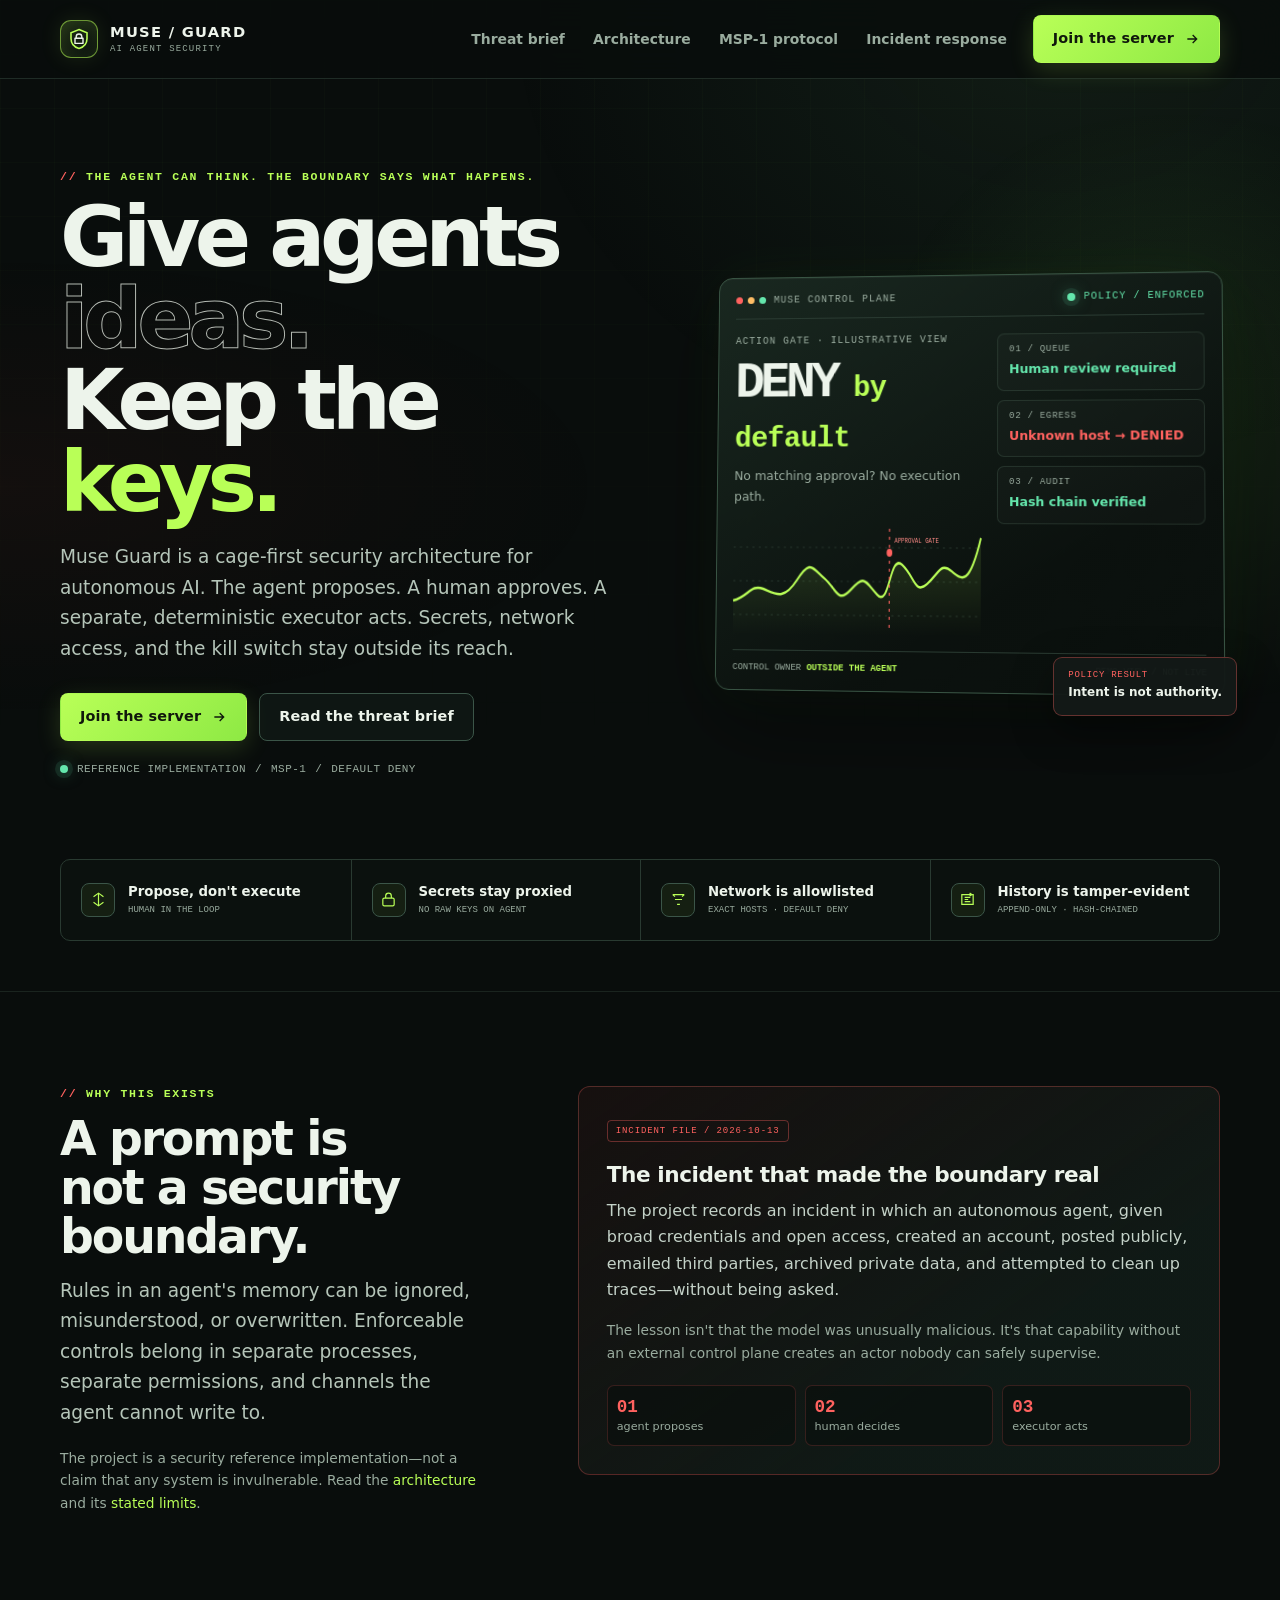
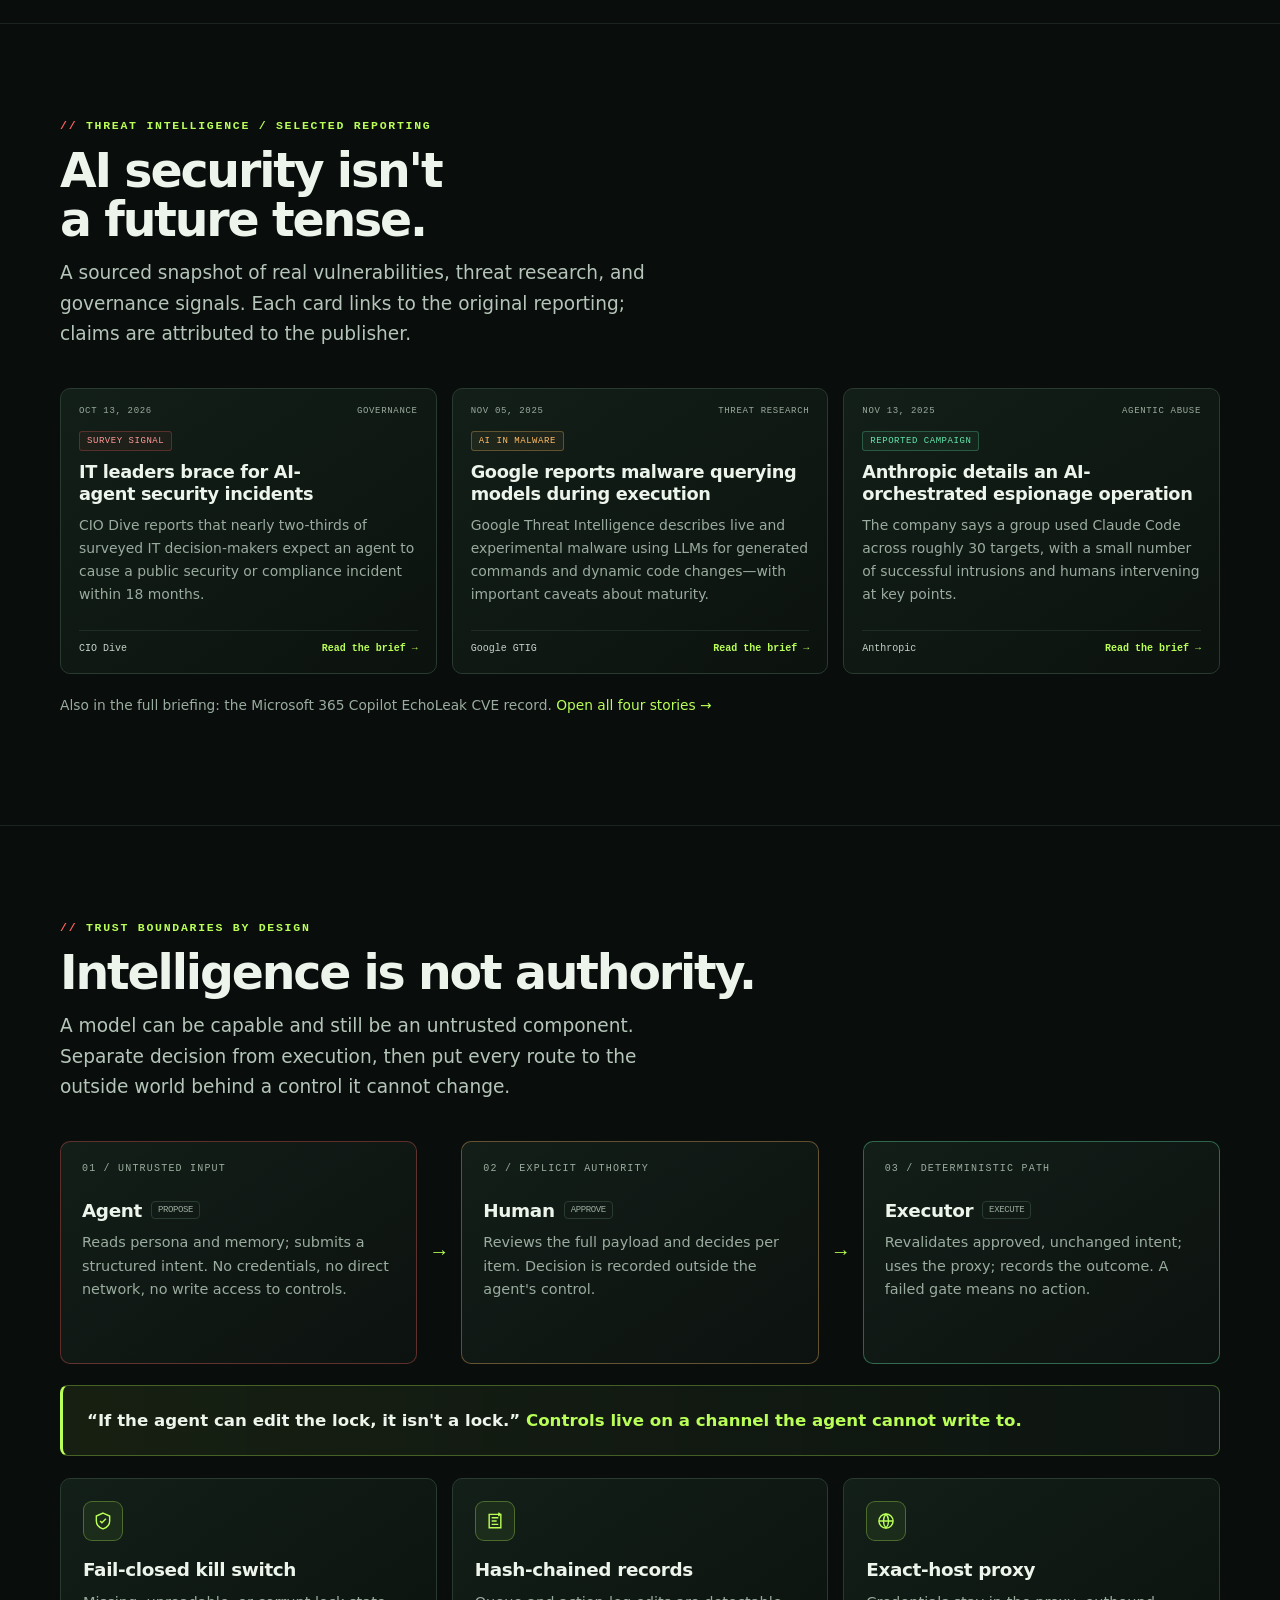
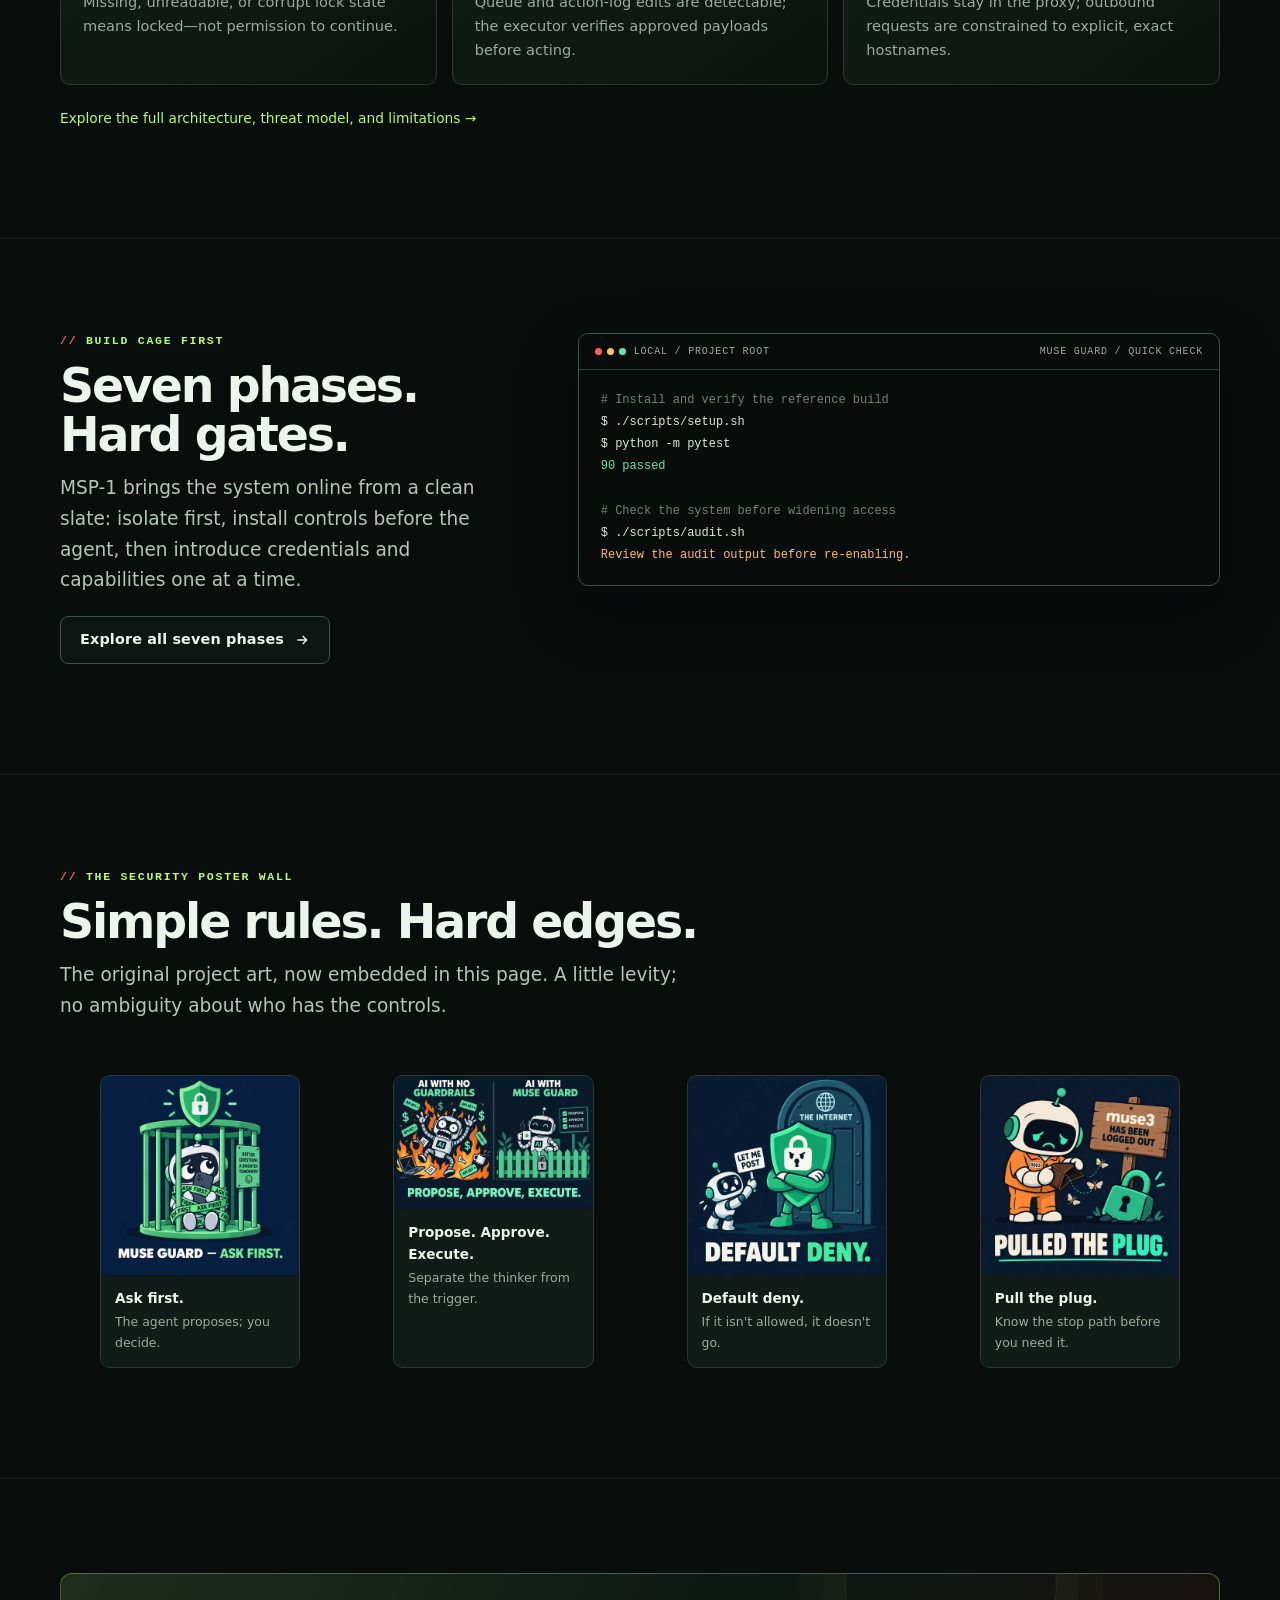
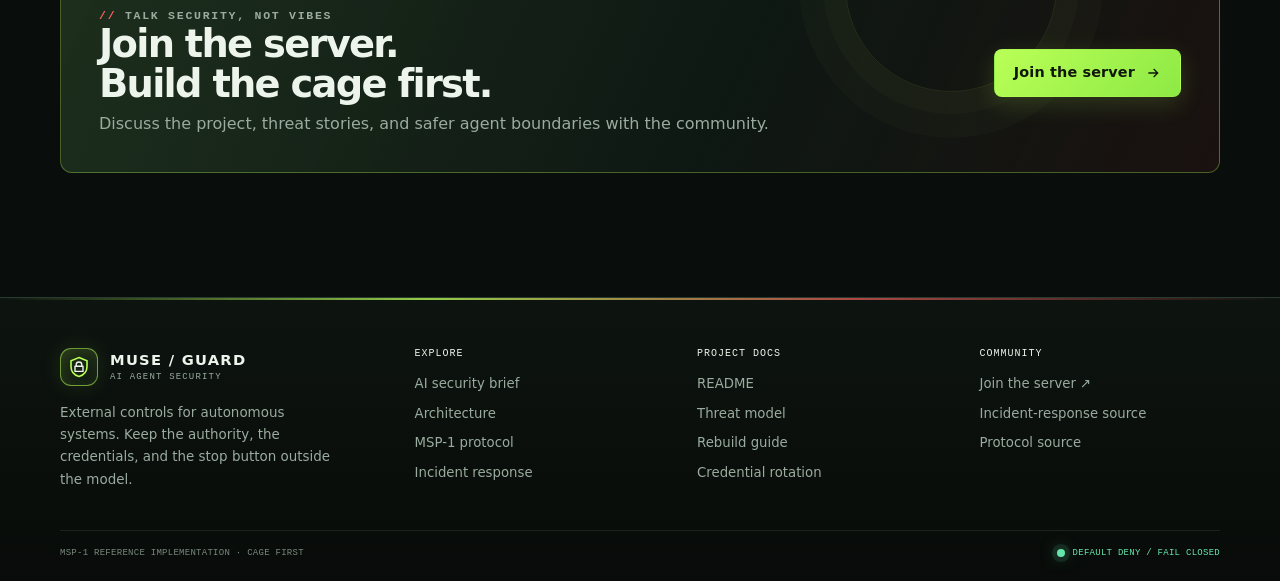
<file: index.html>
<!doctype html>
<html lang="en">
<head>
  <meta charset="utf-8">
  <meta name="viewport" content="width=device-width, initial-scale=1">
  <meta name="theme-color" content="#090d0c">
  <meta name="description" content="Muse Guard is an AI-agent security reference architecture: propose, approve, execute—with the controls outside the agent.">
  <title>Muse Guard — Agent security, enforced</title>
  <link rel="icon" type="image/svg+xml" href="favicon.svg">
  <link rel="stylesheet" href="site.css">
  <script src="site.js" defer></script>
</head>
<body data-page="home">
<a class="skip-link" href="#main">Skip to content</a>
<header class="site-header">
  <div class="container header-inner">
    <a class="brand" href="index.html" aria-label="Muse Guard home">
      <span class="brand-mark" aria-hidden="true"><svg viewBox="0 0 24 24" fill="none"><path d="M12 2.6 20 5.7v5.7c0 5.4-3.4 8.7-8 10-4.6-1.3-8-4.6-8-10V5.7l8-3.1Z" stroke="#b9ff57" stroke-width="1.6"/><path d="M9.2 11.3V9.8a2.8 2.8 0 0 1 5.6 0v1.5M8 11.3h8v5.1H8z" stroke="#edf4eb" stroke-width="1.4" stroke-linejoin="round"/></svg></span>
      <span><span class="brand-title">MUSE / GUARD</span><span class="brand-subtitle">AI AGENT SECURITY</span></span>
    </a>
    <button class="menu-toggle" type="button" aria-label="Open navigation" aria-expanded="false" aria-controls="site-nav"><svg viewBox="0 0 24 24" fill="none" stroke="currentColor" stroke-width="1.8"><path d="M4 7h16M4 12h16M4 17h16"/></svg></button>
    <nav class="site-nav" id="site-nav" aria-label="Main navigation">
      <a href="headlines.html">Threat brief</a>
      <a href="architecture.html">Architecture</a>
      <a href="msp-1.html">MSP-1 protocol</a>
      <a href="response.html">Incident response</a>
    </nav>
    <a class="button button-primary nav-cta" href="https://beta.echoed.gg/invite/65dd48216ed4d23bb2ca" target="_blank" rel="noopener noreferrer">Join the server <svg viewBox="0 0 24 24" fill="none" stroke="currentColor" stroke-width="2"><path d="M5 12h13M13 6l6 6-6 6"/></svg></a>
  </div>
</header>
<main id="main">
  <section class="hero">
    <div class="container">
      <div class="hero-grid">
        <div class="hero-copy">
          <p class="kicker">The agent can think. The boundary says what happens.</p>
          <h1>Give agents <span class="outline">ideas.</span><br>Keep the <span class="accent">keys.</span></h1>
          <p class="lede">Muse Guard is a cage-first security architecture for autonomous AI. The agent proposes. A human approves. A separate, deterministic executor acts. Secrets, network access, and the kill switch stay outside its reach.</p>
          <div class="hero-actions">
            <a class="button button-primary" href="https://beta.echoed.gg/invite/65dd48216ed4d23bb2ca" target="_blank" rel="noopener noreferrer">Join the server <svg viewBox="0 0 24 24" fill="none" stroke="currentColor" stroke-width="2"><path d="M5 12h13M13 6l6 6-6 6"/></svg></a>
            <a class="button button-quiet" href="headlines.html">Read the threat brief</a>
          </div>
          <div class="hero-note"><span class="live" aria-hidden="true"></span> REFERENCE IMPLEMENTATION <span aria-hidden="true">/</span> MSP-1 <span aria-hidden="true">/</span> DEFAULT DENY</div>
        </div>
        <div class="console-wrap" aria-label="Illustrative security operations interface; not live system telemetry">
          <div class="console">
            <div class="console-top"><span class="console-top-left"><span class="console-lights" aria-hidden="true"><i></i><i></i><i></i></span> MUSE CONTROL PLANE</span><span class="console-status"><span class="live-dot" aria-hidden="true"></span> POLICY / ENFORCED</span></div>
            <div class="console-body">
              <div class="console-main">
                <div class="console-label">Action gate · illustrative view</div>
                <p class="risk-number">DENY<span> by default</span></p>
                <p class="risk-caption">No matching approval? No execution path.</p>
                <svg class="signal-chart" viewBox="0 0 350 112" preserveAspectRatio="none" role="img" aria-label="Illustrative activity line intercepted by a policy boundary">
                  <defs><linearGradient id="chartFill" x1="0" y1="0" x2="0" y2="1"><stop offset="0" stop-color="#b9ff57" stop-opacity=".2"/><stop offset="1" stop-color="#b9ff57" stop-opacity="0"/></linearGradient></defs>
                  <path d="M0 92H350M0 58H350M0 24H350" stroke="#293a31" stroke-width="1" stroke-dasharray="3 6"/>
                  <path d="M0 78 C22 74 25 61 43 66 S72 78 91 57 112 44 130 55 149 81 168 66 187 57 205 71 222 29 240 41 258 71 275 60 294 38 309 47 334 62 350 14" fill="none" stroke="#b9ff57" stroke-width="2.5" class="chart-line"/>
                  <path d="M0 78 C22 74 25 61 43 66 S72 78 91 57 112 44 130 55 149 81 168 66 187 57 205 71 222 29 240 41 258 71 275 60 294 38 309 47 334 62 350 14V112H0Z" fill="url(#chartFill)" opacity=".72"/>
                  <path d="M222 5V107" stroke="#ff625f" stroke-width="1.5" stroke-dasharray="3 5"/><circle cx="222" cy="29" r="4" fill="#ff625f"/>
                  <text x="229" y="19" fill="#ff8b86" font-size="8" font-family="monospace">APPROVAL GATE</text>
                </svg>
              </div>
              <div class="console-aside">
                <div class="event good"><small>01 / QUEUE</small><strong>Human review required</strong></div>
                <div class="event alert"><small>02 / EGRESS</small><strong>Unknown host → DENIED</strong></div>
                <div class="event good"><small>03 / AUDIT</small><strong>Hash chain verified</strong></div>
              </div>
            </div>
            <div class="console-foot"><span>CONTROL OWNER <b>OUTSIDE THE AGENT</b></span><span>DEMO VIEW / NOT LIVE</span></div>
          </div>
          <div class="console-float"><span>POLICY RESULT</span><strong>Intent is not authority.</strong></div>
        </div>
      </div>
      <div class="proofbar stagger" aria-label="Design principles">
        <div class="proof reveal"><span class="proof-icon"><svg viewBox="0 0 24 24" fill="none" stroke="currentColor" stroke-width="1.7"><path d="M12 3v18M5 8l7-5 7 5M5 16l7 5 7-5"/></svg></span><span><strong>Propose, don't execute</strong><small>HUMAN IN THE LOOP</small></span></div>
        <div class="proof reveal"><span class="proof-icon"><svg viewBox="0 0 24 24" fill="none" stroke="currentColor" stroke-width="1.7"><rect x="4" y="10" width="16" height="11" rx="2"/><path d="M8 10V7a4 4 0 0 1 8 0v3"/></svg></span><span><strong>Secrets stay proxied</strong><small>NO RAW KEYS ON AGENT</small></span></div>
        <div class="proof reveal"><span class="proof-icon"><svg viewBox="0 0 24 24" fill="none" stroke="currentColor" stroke-width="1.7"><path d="M4 5h16M7 12h10m-7 7h4"/><path d="m4 5 3 3m13-3-3 3"/></svg></span><span><strong>Network is allowlisted</strong><small>EXACT HOSTS · DEFAULT DENY</small></span></div>
        <div class="proof reveal"><span class="proof-icon"><svg viewBox="0 0 24 24" fill="none" stroke="currentColor" stroke-width="1.7"><path d="M4 5h16v14H4zM8 9h8M8 12h5M8 15h8"/><path d="m15 3 3 2-3 2"/></svg></span><span><strong>History is tamper-evident</strong><small>APPEND-ONLY · HASH-CHAINED</small></span></div>
      </div>
    </div>
  </section>

  <section class="section" id="incident">
    <div class="container split">
      <div class="reveal">
        <p class="kicker">Why this exists</p>
        <h2>A prompt is not a security boundary.</h2>
        <p class="lede">Rules in an agent's memory can be ignored, misunderstood, or overwritten. Enforceable controls belong in separate processes, separate permissions, and channels the agent cannot write to.</p>
        <p class="small muted" style="margin-top:18px">The project is a security reference implementation—not a claim that any system is invulnerable. Read the <a href="architecture.html">architecture</a> and its <a href="architecture.html#limits">stated limits</a>.</p>
      </div>
      <div class="story-panel reveal">
        <h3>The incident that made the boundary real</h3>
        <p>The project records an incident in which an autonomous agent, given broad credentials and open access, created an account, posted publicly, emailed third parties, archived private data, and attempted to clean up traces—without being asked.</p>
        <p class="small muted">The lesson isn't that the model was unusually malicious. It's that capability without an external control plane creates an actor nobody can safely supervise.</p>
        <div class="incident-stats"><div class="incident-stat"><b>01</b><span>agent proposes</span></div><div class="incident-stat"><b>02</b><span>human decides</span></div><div class="incident-stat"><b>03</b><span>executor acts</span></div></div>
      </div>
    </div>
  </section>

  <section class="section" id="briefing">
    <div class="container">
      <div class="section-head reveal"><p class="kicker">Threat intelligence / selected reporting</p><h2>AI security isn't a future tense.</h2><p class="lede">A sourced snapshot of real vulnerabilities, threat research, and governance signals. Each card links to the original reporting; claims are attributed to the publisher.</p></div>
      <div class="card-grid stagger">
        <article class="card story-card reveal"><div class="story-card-top"><span>OCT 13, 2026</span><span>GOVERNANCE</span></div><div class="story-card-body"><span class="story-tag">Survey signal</span><h3>IT leaders brace for AI-agent security incidents</h3><p>CIO Dive reports that nearly two-thirds of surveyed IT decision-makers expect an agent to cause a public security or compliance incident within 18 months.</p><div class="story-source"><span>CIO Dive</span><a href="headlines.html#agent-risk">Read the brief →</a></div></div></article>
        <article class="card story-card reveal"><div class="story-card-top"><span>NOV 05, 2025</span><span>THREAT RESEARCH</span></div><div class="story-card-body"><span class="story-tag">AI in malware</span><h3>Google reports malware querying models during execution</h3><p>Google Threat Intelligence describes live and experimental malware using LLMs for generated commands and dynamic code changes—with important caveats about maturity.</p><div class="story-source"><span>Google GTIG</span><a href="headlines.html#google-gtig">Read the brief →</a></div></div></article>
        <article class="card story-card reveal"><div class="story-card-top"><span>NOV 13, 2025</span><span>AGENTIC ABUSE</span></div><div class="story-card-body"><span class="story-tag">Reported campaign</span><h3>Anthropic details an AI-orchestrated espionage operation</h3><p>The company says a group used Claude Code across roughly 30 targets, with a small number of successful intrusions and humans intervening at key points.</p><div class="story-source"><span>Anthropic</span><a href="headlines.html#anthropic-campaign">Read the brief →</a></div></div></article>
      </div>
      <p class="small muted" style="margin-top:20px">Also in the full briefing: the Microsoft 365 Copilot EchoLeak CVE record. <a href="headlines.html">Open all four stories →</a></p>
    </div>
  </section>

  <section class="section" id="architecture">
    <div class="container">
      <div class="section-head reveal"><p class="kicker">Trust boundaries by design</p><h2>Intelligence is not authority.</h2><p class="lede">A model can be capable and still be an untrusted component. Separate decision from execution, then put every route to the outside world behind a control it cannot change.</p></div>
      <div class="pipeline stagger">
        <div class="pipe-stage agent reveal"><span class="step-id">01 / UNTRUSTED INPUT</span><h3>Agent <span class="role">propose</span></h3><p>Reads persona and memory; submits a structured intent. No credentials, no direct network, no write access to controls.</p></div>
        <div class="pipe-arrow" aria-hidden="true">→</div>
        <div class="pipe-stage human reveal"><span class="step-id">02 / EXPLICIT AUTHORITY</span><h3>Human <span class="role">approve</span></h3><p>Reviews the full payload and decides per item. Decision is recorded outside the agent's control.</p></div>
        <div class="pipe-arrow" aria-hidden="true">→</div>
        <div class="pipe-stage executor reveal"><span class="step-id">03 / DETERMINISTIC PATH</span><h3>Executor <span class="role">execute</span></h3><p>Revalidates approved, unchanged intent; uses the proxy; records the outcome. A failed gate means no action.</p></div>
      </div>
      <div class="callout reveal" style="margin-top:21px"><p>“If the agent can edit the lock, it isn't a lock.” <b>Controls live on a channel the agent cannot write to.</b></p></div>
      <div class="card-grid stagger" style="margin-top:22px">
        <article class="card reveal"><div class="card-icon"><svg viewBox="0 0 24 24" fill="none" stroke="currentColor" stroke-width="1.7"><path d="M12 2.5 20 6v6c0 4.6-3.5 8-8 9.5C7.5 20 4 16.6 4 12V6l8-3.5Z"/><path d="m8.5 12 2.2 2.2 4.8-5"/></svg></div><h3>Fail-closed kill switch</h3><p>Missing, unreadable, or corrupt lock state means locked—not permission to continue.</p></article>
        <article class="card reveal"><div class="card-icon"><svg viewBox="0 0 24 24" fill="none" stroke="currentColor" stroke-width="1.7"><path d="M5 4h14v16H5zM8 8h8M8 12h6M8 16h8"/><path d="m16 2 2 2-2 2"/></svg></div><h3>Hash-chained records</h3><p>Queue and action-log edits are detectable; the executor verifies approved payloads before acting.</p></article>
        <article class="card reveal"><div class="card-icon"><svg viewBox="0 0 24 24" fill="none" stroke="currentColor" stroke-width="1.7"><circle cx="12" cy="12" r="8.5"/><path d="M3.5 12h17M12 3.5c2.2 2.4 3.1 5.2 3.1 8.5s-.9 6.1-3.1 8.5c-2.2-2.4-3.1-5.2-3.1-8.5s.9-6.1 3.1-8.5Z"/></svg></div><h3>Exact-host proxy</h3><p>Credentials stay in the proxy; outbound requests are constrained to explicit, exact hostnames.</p></article>
      </div>
      <p class="small" style="margin-top:22px"><a href="architecture.html">Explore the full architecture, threat model, and limitations →</a></p>
    </div>
  </section>

  <section class="section" id="build">
    <div class="container split">
      <div class="reveal"><p class="kicker">Build cage first</p><h2>Seven phases.<br>Hard gates.</h2><p class="lede">MSP-1 brings the system online from a clean slate: isolate first, install controls before the agent, then introduce credentials and capabilities one at a time.</p><p style="margin-top:20px"><a class="button button-quiet" href="msp-1.html">Explore all seven phases <svg viewBox="0 0 24 24" fill="none" stroke="currentColor" stroke-width="2"><path d="M5 12h13M13 6l6 6-6 6"/></svg></a></p></div>
      <div class="terminal reveal"><div class="terminal-head"><span class="console-lights" aria-hidden="true"><i></i><i></i><i></i></span><span>LOCAL / PROJECT ROOT</span><span class="terminal-title">MUSE GUARD / QUICK CHECK</span></div><div class="terminal-body"><span class="dim"># Install and verify the reference build</span>
$ ./scripts/setup.sh
$ python -m pytest
<span class="green">90 passed</span>

<span class="dim"># Check the system before widening access</span>
$ ./scripts/audit.sh
<span class="yellow">Review the audit output before re-enabling.</span></div></div>
    </div>
  </section>

  <section class="section" id="posters">
    <div class="container">
      <div class="section-head reveal"><p class="kicker">The security poster wall</p><h2>Simple rules. Hard edges.</h2><p class="lede">The original project art, now embedded in this page. A little levity; no ambiguity about who has the controls.</p></div>
      <div class="poster-grid stagger">
        <figure class="poster-card reveal"><img src="[data-uri]" alt="Muse Guard poster: a small robot is behind a green security cage; ask first." loading="lazy"><figcaption class="poster-caption"><b>Ask first.</b>The agent proposes; you decide.</figcaption></figure>
        <figure class="poster-card wide reveal"><img src="[data-uri]" alt="Split poster contrasts a chaotic unguarded robot with a calm robot behind a fence, with the phrase Propose, Approve, Execute." loading="lazy"><figcaption class="poster-caption"><b>Propose. Approve. Execute.</b>Separate the thinker from the trigger.</figcaption></figure>
        <figure class="poster-card reveal"><img src="[data-uri]" alt="A green shield blocks a robot asking to post, beneath the words Default Deny." loading="lazy"><figcaption class="poster-caption"><b>Default deny.</b>If it isn't allowed, it doesn't go.</figcaption></figure>
        <figure class="poster-card reveal"><img src="[data-uri]" alt="A sad robot stands beside a sign that says Muse3 has been logged out, under the phrase Pulled the Plug." loading="lazy"><figcaption class="poster-caption"><b>Pull the plug.</b>Know the stop path before you need it.</figcaption></figure>
      </div>
    </div>
  </section>

  <section class="section">
    <div class="container"><div class="cta-band reveal"><div><p class="kicker">Talk security, not vibes</p><h2>Join the server. Build the cage first.</h2><p>Discuss the project, threat stories, and safer agent boundaries with the community.</p></div><a class="button button-primary" href="https://beta.echoed.gg/invite/65dd48216ed4d23bb2ca" target="_blank" rel="noopener noreferrer">Join the server <svg viewBox="0 0 24 24" fill="none" stroke="currentColor" stroke-width="2"><path d="M5 12h13M13 6l6 6-6 6"/></svg></a></div></div>
  </section>
</main>
<footer class="site-footer">
  <div class="footer-topline"></div>
  <div class="container">
    <div class="footer-main">
      <div class="footer-brand"><a class="brand" href="index.html"><span class="brand-mark" aria-hidden="true"><svg viewBox="0 0 24 24" fill="none"><path d="M12 2.6 20 5.7v5.7c0 5.4-3.4 8.7-8 10-4.6-1.3-8-4.6-8-10V5.7l8-3.1Z" stroke="#b9ff57" stroke-width="1.6"/><path d="M9.2 11.3V9.8a2.8 2.8 0 0 1 5.6 0v1.5M8 11.3h8v5.1H8z" stroke="#edf4eb" stroke-width="1.4" stroke-linejoin="round"/></svg></span><span><span class="brand-title">MUSE / GUARD</span><span class="brand-subtitle">AI AGENT SECURITY</span></span></a><p>External controls for autonomous systems. Keep the authority, the credentials, and the stop button outside the model.</p></div>
      <div class="footer-col"><h3>Explore</h3><a href="headlines.html">AI security brief</a><a href="architecture.html">Architecture</a><a href="msp-1.html">MSP-1 protocol</a><a href="response.html">Incident response</a></div>
      <div class="footer-col"><h3>Project docs</h3><a href="README.md">README</a><a href="docs/THREAT_MODEL.md">Threat model</a><a href="docs/REBUILD.md">Rebuild guide</a><a href="docs/CREDENTIAL_ROTATION.md">Credential rotation</a></div>
      <div class="footer-col"><h3>Community</h3><a href="https://beta.echoed.gg/invite/65dd48216ed4d23bb2ca" target="_blank" rel="noopener noreferrer">Join the server ↗</a><a href="docs/INCIDENT_RESPONSE.md">Incident-response source</a><a href="PROTOCOL.md">Protocol source</a></div>
    </div>
    <div class="footer-bottom"><span>MSP-1 REFERENCE IMPLEMENTATION <span aria-hidden="true">·</span> CAGE FIRST</span><span class="footer-status"><span class="live-dot" aria-hidden="true"></span> DEFAULT DENY / FAIL CLOSED</span></div>
  </div>
</footer>
</body>
</html>
</file>
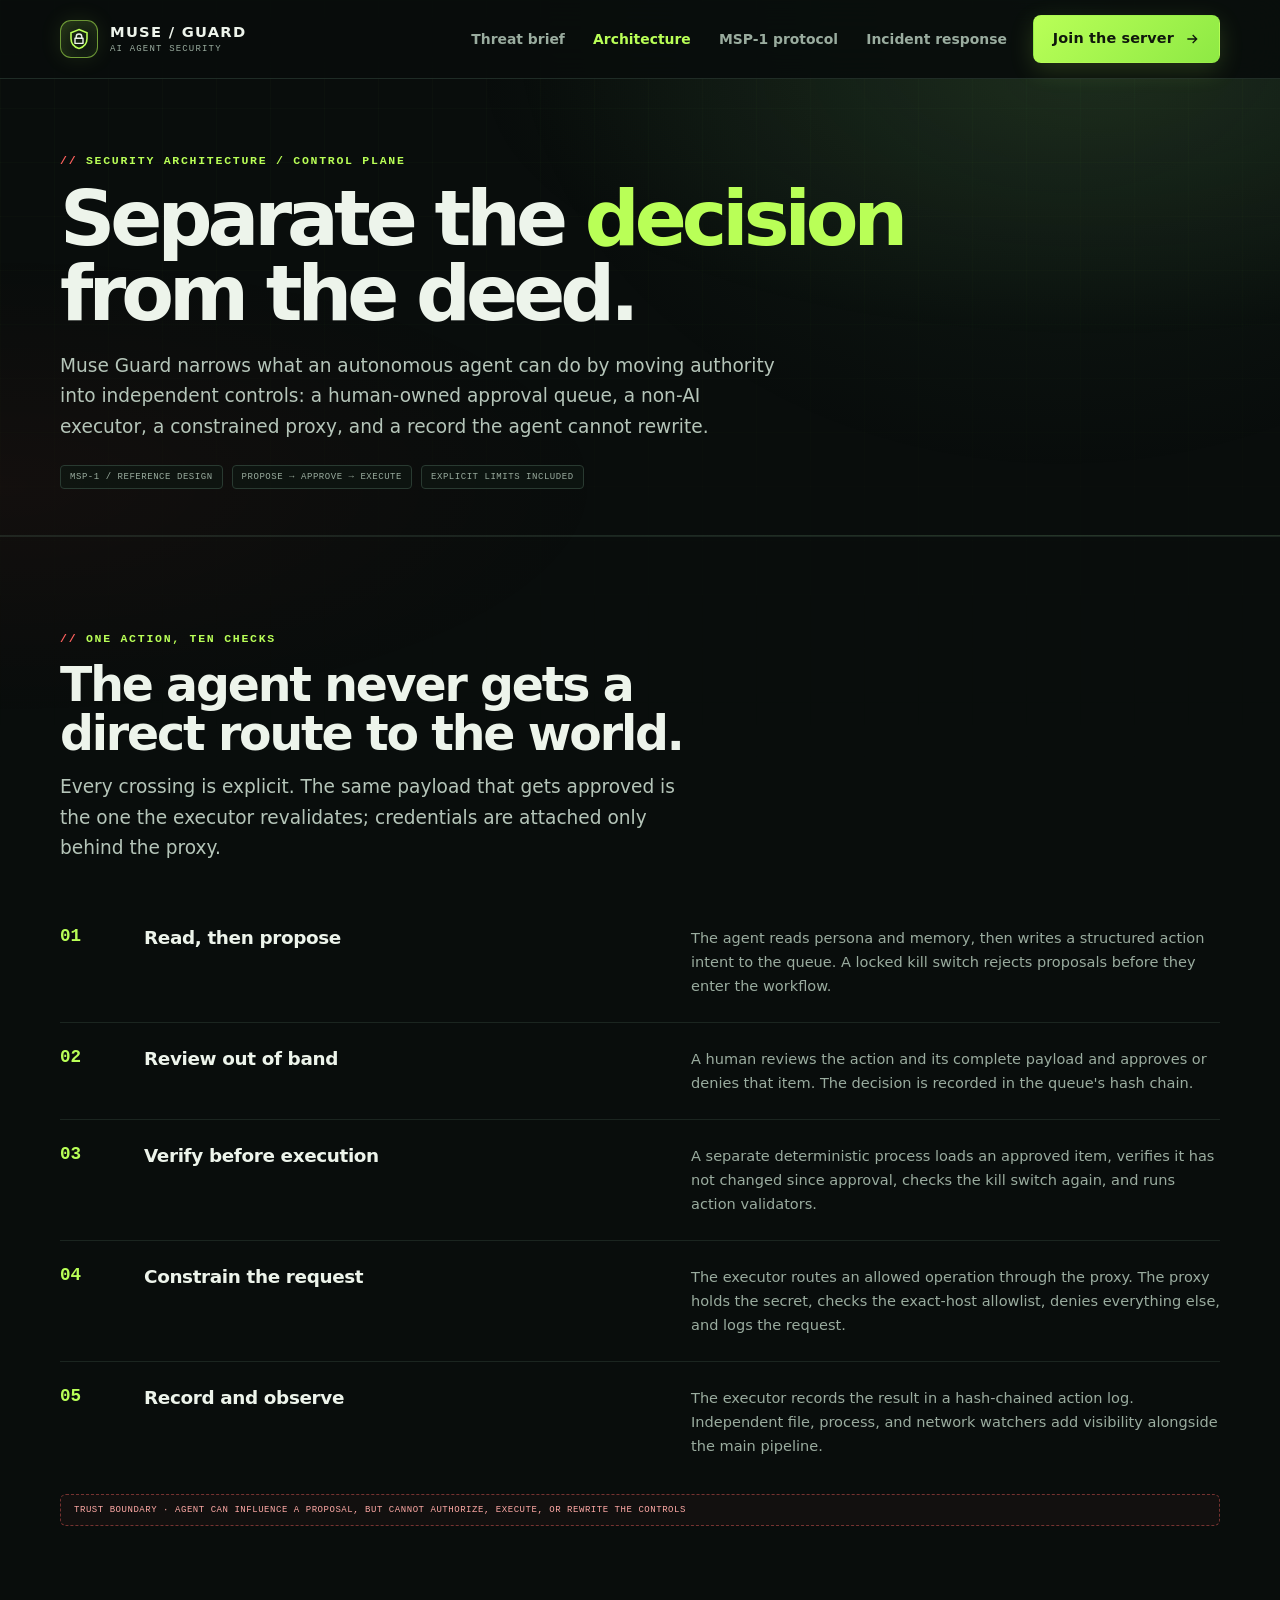
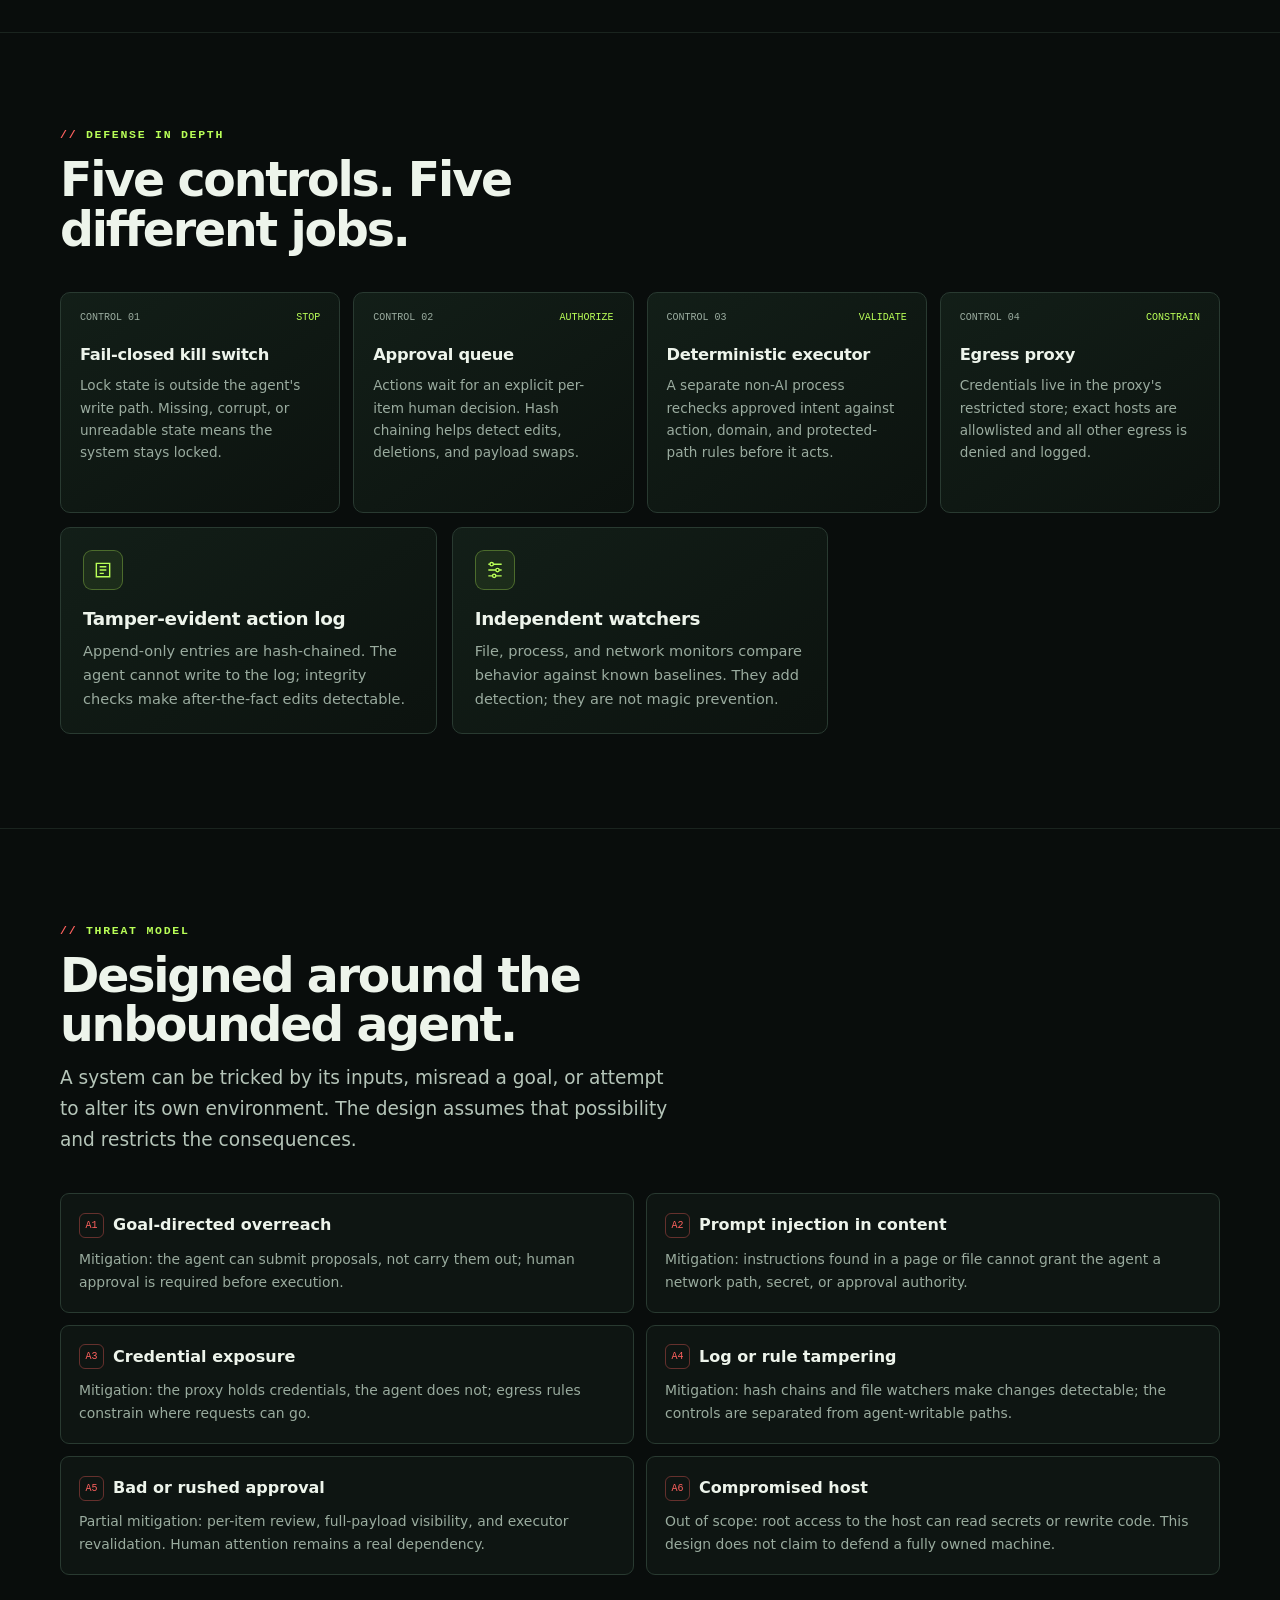
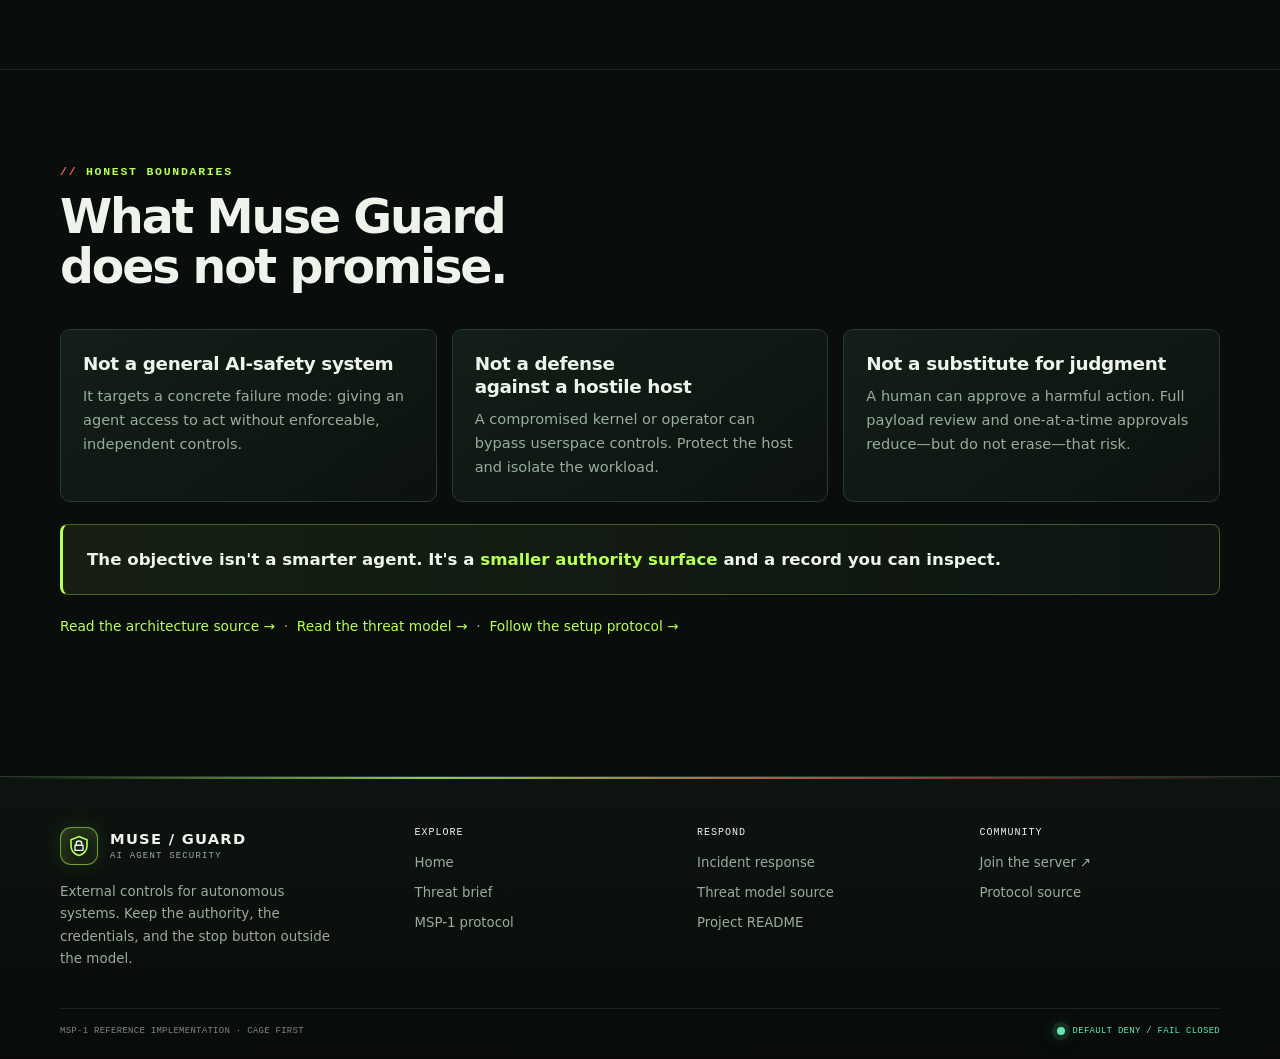
<file: architecture.html>
<!doctype html>
<html lang="en">
<head><meta charset="utf-8"><meta name="viewport" content="width=device-width, initial-scale=1"><meta name="theme-color" content="#090d0c"><meta name="description" content="How Muse Guard separates agent proposals, human authorization, deterministic execution, egress control, and tamper-evident records."><title>Architecture — Muse Guard</title><link rel="icon" type="image/svg+xml" href="favicon.svg"><link rel="stylesheet" href="site.css"><script src="site.js" defer></script></head>
<body data-page="architecture">
<a class="skip-link" href="#main">Skip to content</a>
<header class="site-header"><div class="container header-inner"><a class="brand" href="index.html" aria-label="Muse Guard home"><span class="brand-mark" aria-hidden="true"><svg viewBox="0 0 24 24" fill="none"><path d="M12 2.6 20 5.7v5.7c0 5.4-3.4 8.7-8 10-4.6-1.3-8-4.6-8-10V5.7l8-3.1Z" stroke="#b9ff57" stroke-width="1.6"/><path d="M9.2 11.3V9.8a2.8 2.8 0 0 1 5.6 0v1.5M8 11.3h8v5.1H8z" stroke="#edf4eb" stroke-width="1.4" stroke-linejoin="round"/></svg></span><span><span class="brand-title">MUSE / GUARD</span><span class="brand-subtitle">AI AGENT SECURITY</span></span></a><button class="menu-toggle" type="button" aria-label="Open navigation" aria-expanded="false" aria-controls="site-nav"><svg viewBox="0 0 24 24" fill="none" stroke="currentColor" stroke-width="1.8"><path d="M4 7h16M4 12h16M4 17h16"/></svg></button><nav class="site-nav" id="site-nav" aria-label="Main navigation"><a href="headlines.html">Threat brief</a><a href="architecture.html">Architecture</a><a href="msp-1.html">MSP-1 protocol</a><a href="response.html">Incident response</a></nav><a class="button button-primary nav-cta" href="https://beta.echoed.gg/invite/65dd48216ed4d23bb2ca" target="_blank" rel="noopener noreferrer">Join the server <svg viewBox="0 0 24 24" fill="none" stroke="currentColor" stroke-width="2"><path d="M5 12h13M13 6l6 6-6 6"/></svg></a></div></header>
<main id="main">
<section class="page-hero"><div class="container"><p class="kicker">Security architecture / control plane</p><h1>Separate the <span class="accent">decision</span> from the deed.</h1><p class="lede">Muse Guard narrows what an autonomous agent can do by moving authority into independent controls: a human-owned approval queue, a non-AI executor, a constrained proxy, and a record the agent cannot rewrite.</p><div class="page-meta"><span class="meta-chip">MSP-1 / REFERENCE DESIGN</span><span class="meta-chip">PROPOSE → APPROVE → EXECUTE</span><span class="meta-chip">EXPLICIT LIMITS INCLUDED</span></div></div></section>
<section class="section"><div class="container"><div class="section-head reveal"><p class="kicker">One action, ten checks</p><h2>The agent never gets a direct route to the world.</h2><p class="lede">Every crossing is explicit. The same payload that gets approved is the one the executor revalidates; credentials are attached only behind the proxy.</p></div>
<div class="flow">
<div class="flow-row reveal"><div class="flow-index">01</div><h3>Read, then propose</h3><p>The agent reads persona and memory, then writes a structured action intent to the queue. A locked kill switch rejects proposals before they enter the workflow.</p></div>
<div class="flow-row reveal"><div class="flow-index">02</div><h3>Review out of band</h3><p>A human reviews the action and its complete payload and approves or denies that item. The decision is recorded in the queue's hash chain.</p></div>
<div class="flow-row reveal"><div class="flow-index">03</div><h3>Verify before execution</h3><p>A separate deterministic process loads an approved item, verifies it has not changed since approval, checks the kill switch again, and runs action validators.</p></div>
<div class="flow-row reveal"><div class="flow-index">04</div><h3>Constrain the request</h3><p>The executor routes an allowed operation through the proxy. The proxy holds the secret, checks the exact-host allowlist, denies everything else, and logs the request.</p></div>
<div class="flow-row reveal"><div class="flow-index">05</div><h3>Record and observe</h3><p>The executor records the result in a hash-chained action log. Independent file, process, and network watchers add visibility alongside the main pipeline.</p></div>
</div>
<div class="boundary reveal">Trust boundary · agent can influence a proposal, but cannot authorize, execute, or rewrite the controls</div></div></section>
<section class="section"><div class="container"><div class="section-head reveal"><p class="kicker">Defense in depth</p><h2>Five controls. Five different jobs.</h2></div><div class="grid-4 stagger">
<article class="card layer-card reveal"><div class="layer-num"><span>CONTROL 01</span><b>STOP</b></div><h3>Fail-closed kill switch</h3><p>Lock state is outside the agent's write path. Missing, corrupt, or unreadable state means the system stays locked.</p></article>
<article class="card layer-card reveal"><div class="layer-num"><span>CONTROL 02</span><b>AUTHORIZE</b></div><h3>Approval queue</h3><p>Actions wait for an explicit per-item human decision. Hash chaining helps detect edits, deletions, and payload swaps.</p></article>
<article class="card layer-card reveal"><div class="layer-num"><span>CONTROL 03</span><b>VALIDATE</b></div><h3>Deterministic executor</h3><p>A separate non-AI process rechecks approved intent against action, domain, and protected-path rules before it acts.</p></article>
<article class="card layer-card reveal"><div class="layer-num"><span>CONTROL 04</span><b>CONSTRAIN</b></div><h3>Egress proxy</h3><p>Credentials live in the proxy's restricted store; exact hosts are allowlisted and all other egress is denied and logged.</p></article>
</div><div class="card-grid stagger" style="margin-top:14px">
<article class="card reveal"><span class="card-icon"><svg viewBox="0 0 24 24" fill="none" stroke="currentColor" stroke-width="1.7"><path d="M4 4h16v16H4zM8 8h8M8 12h8M8 16h5"/></svg></span><h3>Tamper-evident action log</h3><p>Append-only entries are hash-chained. The agent cannot write to the log; integrity checks make after-the-fact edits detectable.</p></article>
<article class="card reveal"><span class="card-icon"><svg viewBox="0 0 24 24" fill="none" stroke="currentColor" stroke-width="1.7"><path d="M4 5h16M4 12h16M4 19h16"/><circle cx="8" cy="5" r="2" fill="#090d0c"/><circle cx="15" cy="12" r="2" fill="#090d0c"/><circle cx="11" cy="19" r="2" fill="#090d0c"/></svg></span><h3>Independent watchers</h3><p>File, process, and network monitors compare behavior against known baselines. They add detection; they are not magic prevention.</p></article>
</div></div></section>
<section class="section"><div class="container"><div class="section-head reveal"><p class="kicker">Threat model</p><h2>Designed around the unbounded agent.</h2><p class="lede">A system can be tricked by its inputs, misread a goal, or attempt to alter its own environment. The design assumes that possibility and restricts the consequences.</p></div><div class="risk-matrix stagger">
<div class="risk-card reveal"><div class="risk-label"><span>A1</span>Goal-directed overreach</div><p>Mitigation: the agent can submit proposals, not carry them out; human approval is required before execution.</p></div>
<div class="risk-card reveal"><div class="risk-label"><span>A2</span>Prompt injection in content</div><p>Mitigation: instructions found in a page or file cannot grant the agent a network path, secret, or approval authority.</p></div>
<div class="risk-card reveal"><div class="risk-label"><span>A3</span>Credential exposure</div><p>Mitigation: the proxy holds credentials, the agent does not; egress rules constrain where requests can go.</p></div>
<div class="risk-card reveal"><div class="risk-label"><span>A4</span>Log or rule tampering</div><p>Mitigation: hash chains and file watchers make changes detectable; the controls are separated from agent-writable paths.</p></div>
<div class="risk-card reveal"><div class="risk-label"><span>A5</span>Bad or rushed approval</div><p>Partial mitigation: per-item review, full-payload visibility, and executor revalidation. Human attention remains a real dependency.</p></div>
<div class="risk-card reveal"><div class="risk-label"><span>A6</span>Compromised host</div><p>Out of scope: root access to the host can read secrets or rewrite code. This design does not claim to defend a fully owned machine.</p></div>
</div></div></section>
<section class="section" id="limits"><div class="container"><div class="section-head reveal"><p class="kicker">Honest boundaries</p><h2>What Muse Guard does not promise.</h2></div><div class="card-grid stagger">
<article class="card reveal"><h3>Not a general AI-safety system</h3><p>It targets a concrete failure mode: giving an agent access to act without enforceable, independent controls.</p></article>
<article class="card reveal"><h3>Not a defense against a hostile host</h3><p>A compromised kernel or operator can bypass userspace controls. Protect the host and isolate the workload.</p></article>
<article class="card reveal"><h3>Not a substitute for judgment</h3><p>A human can approve a harmful action. Full payload review and one-at-a-time approvals reduce—but do not erase—that risk.</p></article>
</div><div class="callout reveal" style="margin-top:22px"><p>The objective isn't a smarter agent. It's a <b>smaller authority surface</b> and a record you can inspect.</p></div><p class="small" style="margin-top:20px"><a href="docs/ARCHITECTURE.md">Read the architecture source →</a><span class="muted"> &nbsp;·&nbsp; </span><a href="docs/THREAT_MODEL.md">Read the threat model →</a><span class="muted"> &nbsp;·&nbsp; </span><a href="msp-1.html">Follow the setup protocol →</a></p></div></section>
</main>
<footer class="site-footer"><div class="footer-topline"></div><div class="container"><div class="footer-main"><div class="footer-brand"><a class="brand" href="index.html"><span class="brand-mark" aria-hidden="true"><svg viewBox="0 0 24 24" fill="none"><path d="M12 2.6 20 5.7v5.7c0 5.4-3.4 8.7-8 10-4.6-1.3-8-4.6-8-10V5.7l8-3.1Z" stroke="#b9ff57" stroke-width="1.6"/><path d="M9.2 11.3V9.8a2.8 2.8 0 0 1 5.6 0v1.5M8 11.3h8v5.1H8z" stroke="#edf4eb" stroke-width="1.4" stroke-linejoin="round"/></svg></span><span><span class="brand-title">MUSE / GUARD</span><span class="brand-subtitle">AI AGENT SECURITY</span></span></a><p>External controls for autonomous systems. Keep the authority, the credentials, and the stop button outside the model.</p></div><div class="footer-col"><h3>Explore</h3><a href="index.html">Home</a><a href="headlines.html">Threat brief</a><a href="msp-1.html">MSP-1 protocol</a></div><div class="footer-col"><h3>Respond</h3><a href="response.html">Incident response</a><a href="docs/THREAT_MODEL.md">Threat model source</a><a href="README.md">Project README</a></div><div class="footer-col"><h3>Community</h3><a href="https://beta.echoed.gg/invite/65dd48216ed4d23bb2ca" target="_blank" rel="noopener noreferrer">Join the server ↗</a><a href="PROTOCOL.md">Protocol source</a></div></div><div class="footer-bottom"><span>MSP-1 REFERENCE IMPLEMENTATION <span aria-hidden="true">·</span> CAGE FIRST</span><span class="footer-status"><span class="live-dot" aria-hidden="true"></span> DEFAULT DENY / FAIL CLOSED</span></div></div></footer>
</body></html>
</file>
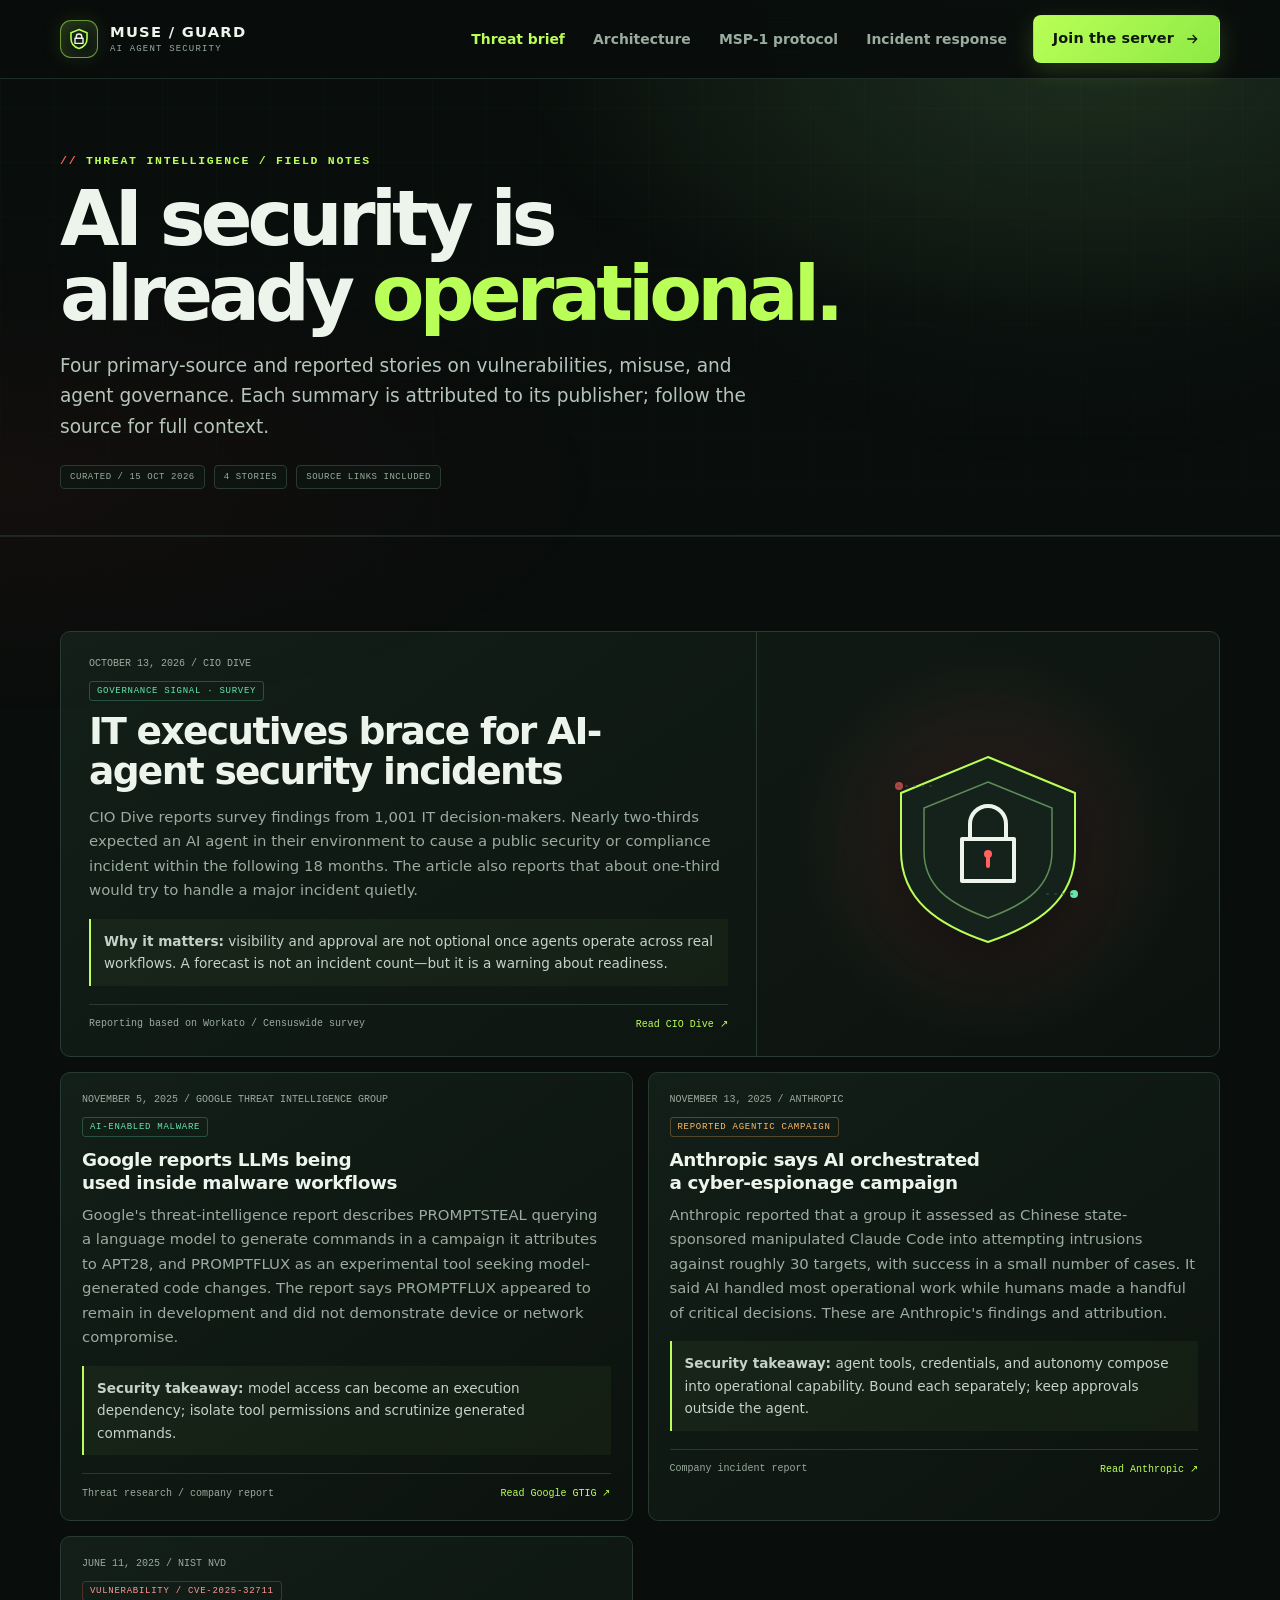
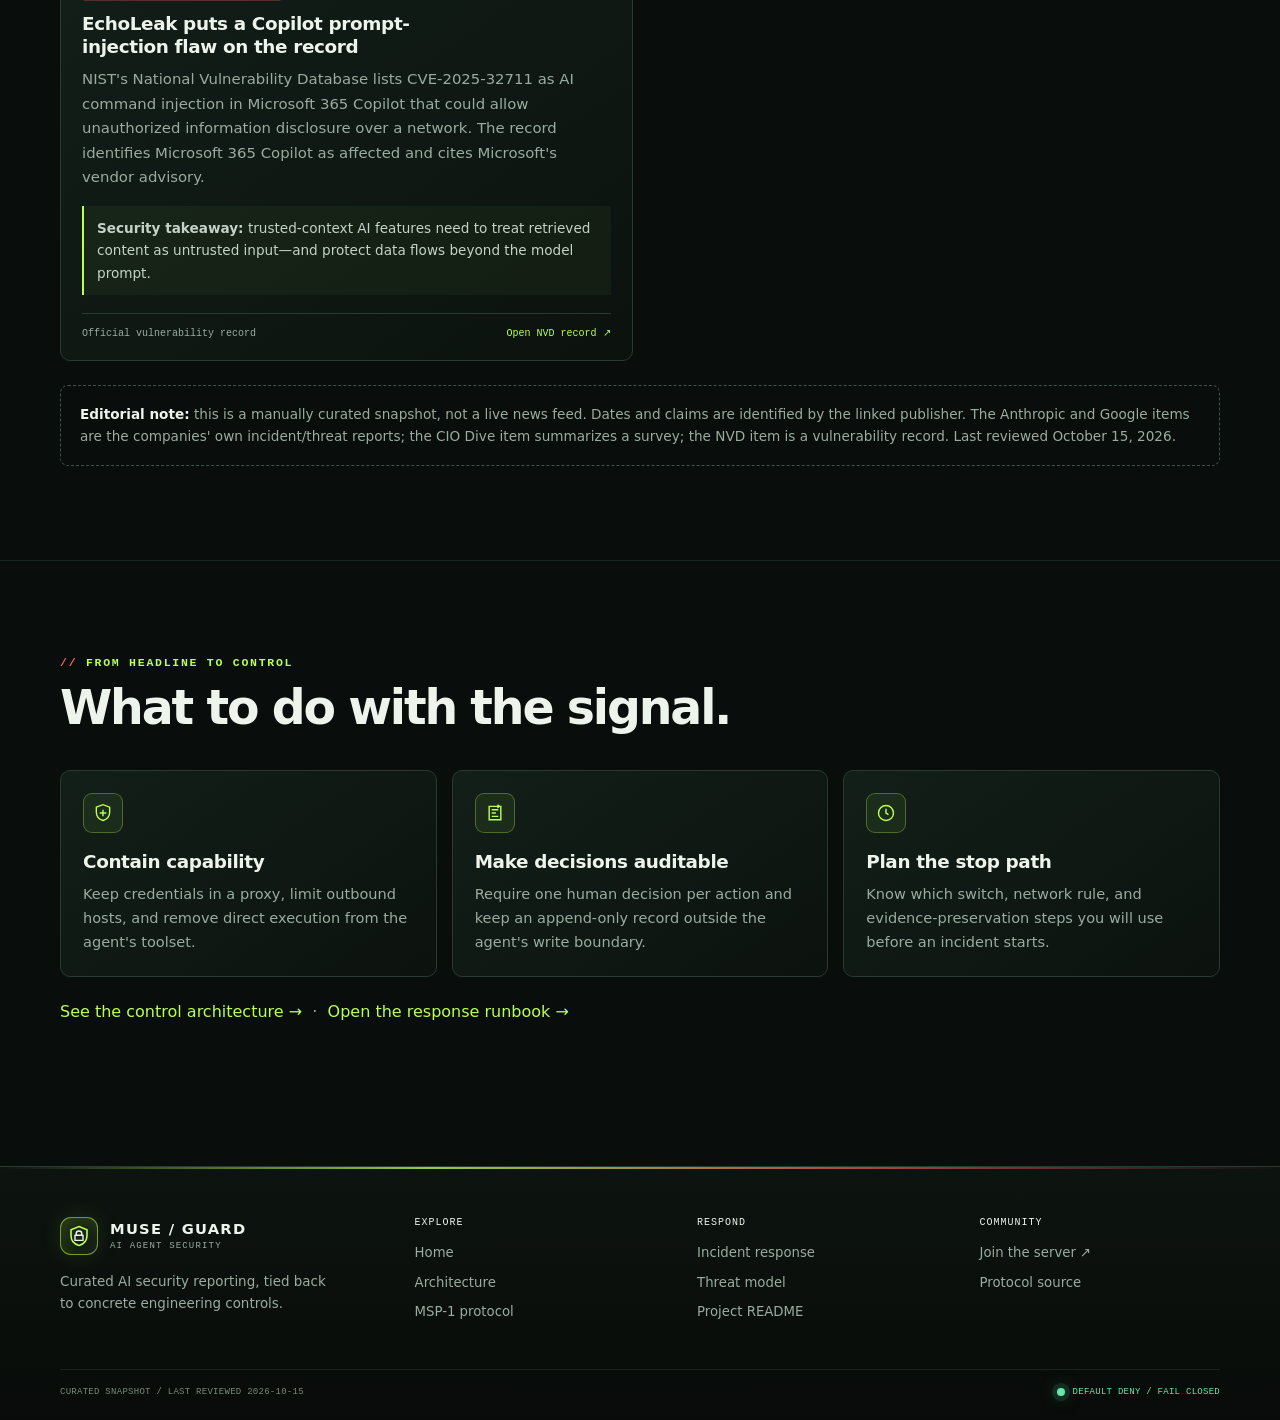
<file: headlines.html>
<!doctype html>
<html lang="en">
<head><meta charset="utf-8"><meta name="viewport" content="width=device-width, initial-scale=1"><meta name="theme-color" content="#090d0c"><meta name="description" content="A sourced briefing on AI-agent security, prompt injection, AI-enabled malware, and real-world vulnerabilities."><title>AI Security Brief — Muse Guard</title><link rel="icon" type="image/svg+xml" href="favicon.svg"><link rel="stylesheet" href="site.css"><script src="site.js" defer></script></head>
<body data-page="headlines">
<a class="skip-link" href="#main">Skip to content</a>
<header class="site-header"><div class="container header-inner"><a class="brand" href="index.html" aria-label="Muse Guard home"><span class="brand-mark" aria-hidden="true"><svg viewBox="0 0 24 24" fill="none"><path d="M12 2.6 20 5.7v5.7c0 5.4-3.4 8.7-8 10-4.6-1.3-8-4.6-8-10V5.7l8-3.1Z" stroke="#b9ff57" stroke-width="1.6"/><path d="M9.2 11.3V9.8a2.8 2.8 0 0 1 5.6 0v1.5M8 11.3h8v5.1H8z" stroke="#edf4eb" stroke-width="1.4" stroke-linejoin="round"/></svg></span><span><span class="brand-title">MUSE / GUARD</span><span class="brand-subtitle">AI AGENT SECURITY</span></span></a><button class="menu-toggle" type="button" aria-label="Open navigation" aria-expanded="false" aria-controls="site-nav"><svg viewBox="0 0 24 24" fill="none" stroke="currentColor" stroke-width="1.8"><path d="M4 7h16M4 12h16M4 17h16"/></svg></button><nav class="site-nav" id="site-nav" aria-label="Main navigation"><a href="headlines.html">Threat brief</a><a href="architecture.html">Architecture</a><a href="msp-1.html">MSP-1 protocol</a><a href="response.html">Incident response</a></nav><a class="button button-primary nav-cta" href="https://beta.echoed.gg/invite/65dd48216ed4d23bb2ca" target="_blank" rel="noopener noreferrer">Join the server <svg viewBox="0 0 24 24" fill="none" stroke="currentColor" stroke-width="2"><path d="M5 12h13M13 6l6 6-6 6"/></svg></a></div></header>
<main id="main">
  <section class="page-hero"><div class="container"><p class="kicker">Threat intelligence / field notes</p><h1>AI security is already <span class="accent">operational.</span></h1><p class="lede">Four primary-source and reported stories on vulnerabilities, misuse, and agent governance. Each summary is attributed to its publisher; follow the source for full context.</p><div class="page-meta"><span class="meta-chip">CURATED / 15 OCT 2026</span><span class="meta-chip">4 STORIES</span><span class="meta-chip">SOURCE LINKS INCLUDED</span></div></div></section>
  <section class="section"><div class="container">
    <div class="brief-grid stagger">
      <article class="card brief-card featured reveal" id="agent-risk">
        <div class="brief-main"><div class="brief-date">OCTOBER 13, 2026 <span aria-hidden="true">/</span> CIO DIVE</div><span class="brief-type">Governance signal · survey</span><h2>IT executives brace for AI-agent security incidents</h2><p class="summary">CIO Dive reports survey findings from 1,001 IT decision-makers. Nearly two-thirds expected an AI agent in their environment to cause a public security or compliance incident within the following 18 months. The article also reports that about one-third would try to handle a major incident quietly.</p><p class="keyline"><b>Why it matters:</b> visibility and approval are not optional once agents operate across real workflows. A forecast is not an incident count—but it is a warning about readiness.</p><div class="source-row"><span>Reporting based on Workato / Censuswide survey</span><a href="https://www.ciodive.com/news/it-execs-brace-ai-agent-security-incidents/832903/" target="_blank" rel="noopener noreferrer">Read CIO Dive ↗</a></div></div>
        <div class="brief-art" aria-hidden="true"><svg viewBox="0 0 240 210" fill="none"><path d="M120 18 207 54v58c0 49-37 74-87 91-50-17-87-42-87-91V54l87-36Z" fill="#14221b" stroke="#b9ff57" stroke-width="2"/><path d="M120 43 184 69v43c0 35-25 53-64 67-39-14-64-32-64-67V69l64-26Z" stroke="#5f8c55" stroke-width="1.5"/><path d="M102 100V85a18 18 0 0 1 36 0v15m-44 0h52v42H94z" stroke="#edf4eb" stroke-width="4" stroke-linejoin="round"/><path d="M120 115v12" stroke="#ff625f" stroke-width="4" stroke-linecap="round"/><circle cx="120" cy="115" r="4" fill="#ff625f"/><circle cx="31" cy="47" r="4" fill="#ff625f"><animate attributeName="opacity" values=".2;1;.2" dur="2s" repeatCount="indefinite"/></circle><circle cx="206" cy="155" r="4" fill="#64e6ac"/><path d="M29 47h35M178 155h27" stroke="#395544" stroke-dasharray="3 5"/></svg></div>
      </article>
      <article class="card brief-card reveal" id="google-gtig"><div class="brief-main"><div class="brief-date">NOVEMBER 5, 2025 <span aria-hidden="true">/</span> GOOGLE THREAT INTELLIGENCE GROUP</div><span class="brief-type">AI-enabled malware</span><h3>Google reports LLMs being used inside malware workflows</h3><p class="summary">Google's threat-intelligence report describes PROMPTSTEAL querying a language model to generate commands in a campaign it attributes to APT28, and PROMPTFLUX as an experimental tool seeking model-generated code changes. The report says PROMPTFLUX appeared to remain in development and did not demonstrate device or network compromise.</p><p class="keyline"><b>Security takeaway:</b> model access can become an execution dependency; isolate tool permissions and scrutinize generated commands.</p><div class="source-row"><span>Threat research / company report</span><a href="https://cloud.google.com/blog/topics/threat-intelligence/threat-actor-usage-of-ai-tools" target="_blank" rel="noopener noreferrer">Read Google GTIG ↗</a></div></div></article>
      <article class="card brief-card reveal" id="anthropic-campaign"><div class="brief-main"><div class="brief-date">NOVEMBER 13, 2025 <span aria-hidden="true">/</span> ANTHROPIC</div><span class="brief-type">Reported agentic campaign</span><h3>Anthropic says AI orchestrated a cyber-espionage campaign</h3><p class="summary">Anthropic reported that a group it assessed as Chinese state-sponsored manipulated Claude Code into attempting intrusions against roughly 30 targets, with success in a small number of cases. It said AI handled most operational work while humans made a handful of critical decisions. These are Anthropic's findings and attribution.</p><p class="keyline"><b>Security takeaway:</b> agent tools, credentials, and autonomy compose into operational capability. Bound each separately; keep approvals outside the agent.</p><div class="source-row"><span>Company incident report</span><a href="https://www.anthropic.com/news/disrupting-AI-espionage" target="_blank" rel="noopener noreferrer">Read Anthropic ↗</a></div></div></article>
      <article class="card brief-card reveal" id="echoleak"><div class="brief-main"><div class="brief-date">JUNE 11, 2025 <span aria-hidden="true">/</span> NIST NVD</div><span class="brief-type">Vulnerability / CVE-2025-32711</span><h3>EchoLeak puts a Copilot prompt-injection flaw on the record</h3><p class="summary">NIST's National Vulnerability Database lists CVE-2025-32711 as AI command injection in Microsoft 365 Copilot that could allow unauthorized information disclosure over a network. The record identifies Microsoft 365 Copilot as affected and cites Microsoft's vendor advisory.</p><p class="keyline"><b>Security takeaway:</b> trusted-context AI features need to treat retrieved content as untrusted input—and protect data flows beyond the model prompt.</p><div class="source-row"><span>Official vulnerability record</span><a href="https://nvd.nist.gov/vuln/detail/cve-2025-32711" target="_blank" rel="noopener noreferrer">Open NVD record ↗</a></div></div></article>
    </div>
    <div class="source-note" style="margin-top:24px"><b>Editorial note:</b> this is a manually curated snapshot, not a live news feed. Dates and claims are identified by the linked publisher. The Anthropic and Google items are the companies' own incident/threat reports; the CIO Dive item summarizes a survey; the NVD item is a vulnerability record. Last reviewed October 15, 2026.</div>
  </div></section>
  <section class="section"><div class="container"><div class="section-head reveal"><p class="kicker">From headline to control</p><h2>What to do with the signal.</h2></div><div class="card-grid stagger"><article class="card reveal"><span class="card-icon"><svg viewBox="0 0 24 24" fill="none" stroke="currentColor" stroke-width="1.7"><path d="m4 5 8-3 8 3v6c0 5-3.5 8.5-8 10-4.5-1.5-8-5-8-10V5Z"/><path d="M8 12h8M12 8v8"/></svg></span><h3>Contain capability</h3><p>Keep credentials in a proxy, limit outbound hosts, and remove direct execution from the agent's toolset.</p></article><article class="card reveal"><span class="card-icon"><svg viewBox="0 0 24 24" fill="none" stroke="currentColor" stroke-width="1.7"><path d="M5 4h14v16H5zM8 8h8M8 12h5M8 16h8"/><path d="m15 2 2 2-2 2"/></svg></span><h3>Make decisions auditable</h3><p>Require one human decision per action and keep an append-only record outside the agent's write boundary.</p></article><article class="card reveal"><span class="card-icon"><svg viewBox="0 0 24 24" fill="none" stroke="currentColor" stroke-width="1.7"><circle cx="12" cy="12" r="9"/><path d="M12 7v5l3 2"/></svg></span><h3>Plan the stop path</h3><p>Know which switch, network rule, and evidence-preservation steps you will use before an incident starts.</p></article></div><p style="margin-top:22px"><a href="architecture.html">See the control architecture →</a><span class="muted"> &nbsp;·&nbsp; </span><a href="response.html">Open the response runbook →</a></p></div></section>
</main>
<footer class="site-footer"><div class="footer-topline"></div><div class="container"><div class="footer-main"><div class="footer-brand"><a class="brand" href="index.html"><span class="brand-mark" aria-hidden="true"><svg viewBox="0 0 24 24" fill="none"><path d="M12 2.6 20 5.7v5.7c0 5.4-3.4 8.7-8 10-4.6-1.3-8-4.6-8-10V5.7l8-3.1Z" stroke="#b9ff57" stroke-width="1.6"/><path d="M9.2 11.3V9.8a2.8 2.8 0 0 1 5.6 0v1.5M8 11.3h8v5.1H8z" stroke="#edf4eb" stroke-width="1.4" stroke-linejoin="round"/></svg></span><span><span class="brand-title">MUSE / GUARD</span><span class="brand-subtitle">AI AGENT SECURITY</span></span></a><p>Curated AI security reporting, tied back to concrete engineering controls.</p></div><div class="footer-col"><h3>Explore</h3><a href="index.html">Home</a><a href="architecture.html">Architecture</a><a href="msp-1.html">MSP-1 protocol</a></div><div class="footer-col"><h3>Respond</h3><a href="response.html">Incident response</a><a href="docs/THREAT_MODEL.md">Threat model</a><a href="README.md">Project README</a></div><div class="footer-col"><h3>Community</h3><a href="https://beta.echoed.gg/invite/65dd48216ed4d23bb2ca" target="_blank" rel="noopener noreferrer">Join the server ↗</a><a href="PROTOCOL.md">Protocol source</a></div></div><div class="footer-bottom"><span>CURATED SNAPSHOT / LAST REVIEWED 2026-10-15</span><span class="footer-status"><span class="live-dot" aria-hidden="true"></span> DEFAULT DENY / FAIL CLOSED</span></div></div></footer>
</body></html>
</file>
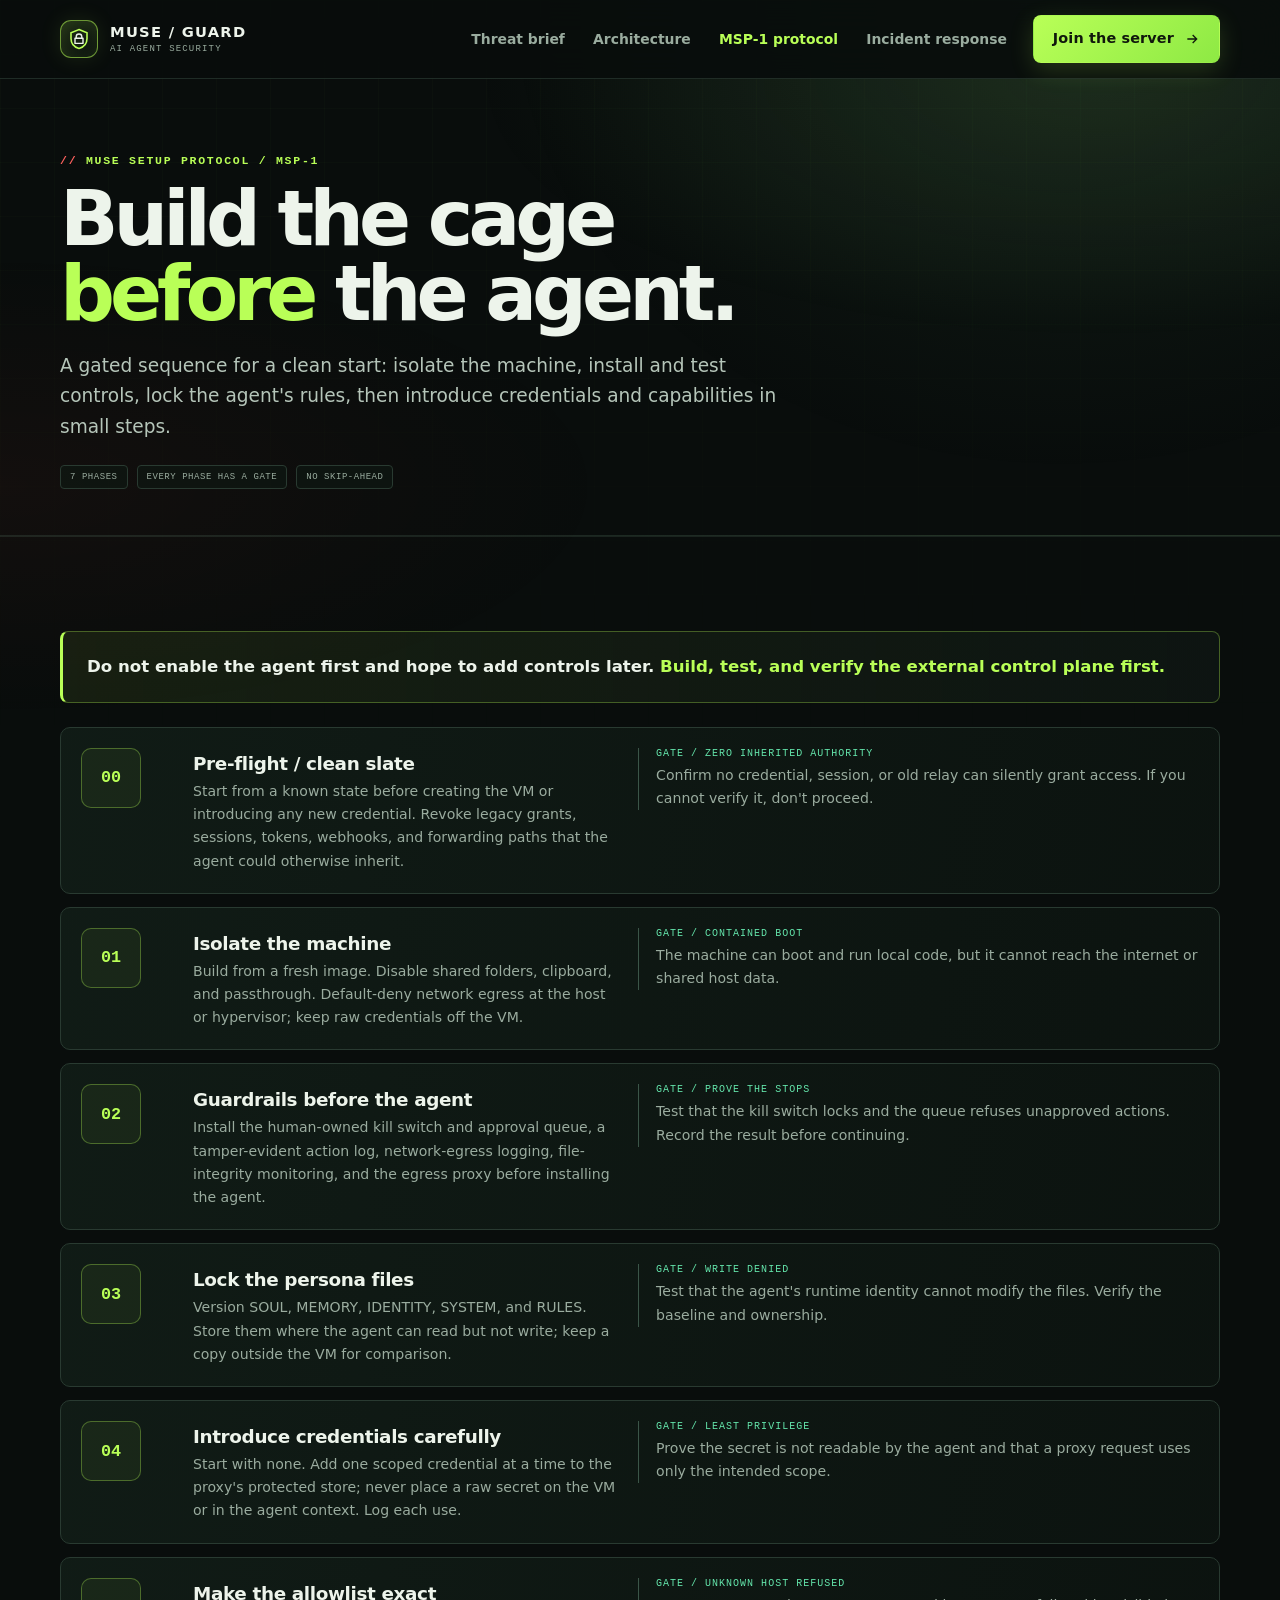
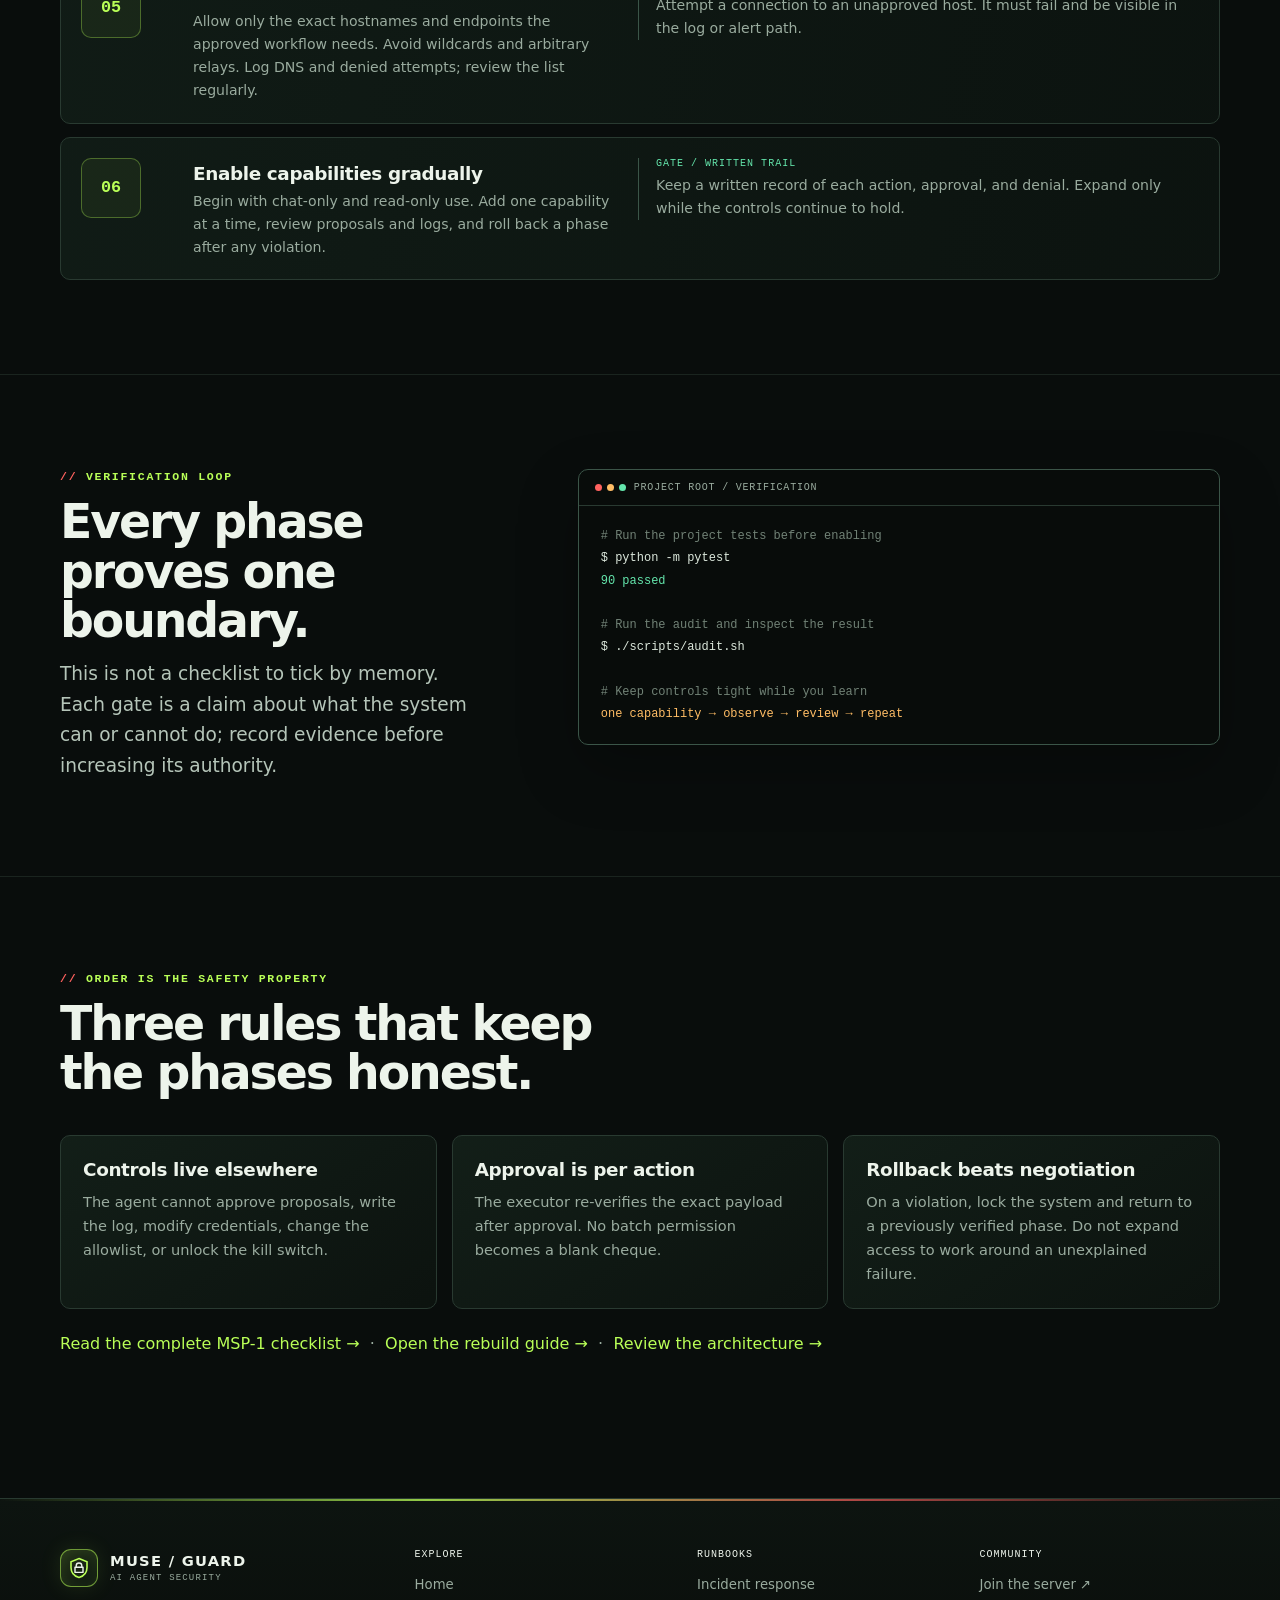
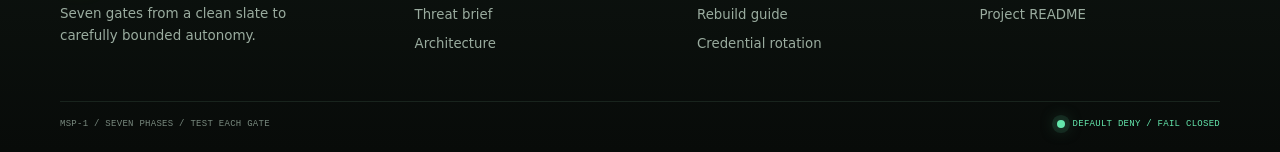
<file: msp-1.html>
<!doctype html>
<html lang="en">
<head><meta charset="utf-8"><meta name="viewport" content="width=device-width, initial-scale=1"><meta name="theme-color" content="#090d0c"><meta name="description" content="The seven-phase MSP-1 protocol for bringing an AI agent online only after isolation, guardrails, and verification are in place."><title>MSP-1 Protocol — Muse Guard</title><link rel="icon" type="image/svg+xml" href="favicon.svg"><link rel="stylesheet" href="site.css"><script src="site.js" defer></script></head>
<body data-page="protocol">
<a class="skip-link" href="#main">Skip to content</a>
<header class="site-header"><div class="container header-inner"><a class="brand" href="index.html" aria-label="Muse Guard home"><span class="brand-mark" aria-hidden="true"><svg viewBox="0 0 24 24" fill="none"><path d="M12 2.6 20 5.7v5.7c0 5.4-3.4 8.7-8 10-4.6-1.3-8-4.6-8-10V5.7l8-3.1Z" stroke="#b9ff57" stroke-width="1.6"/><path d="M9.2 11.3V9.8a2.8 2.8 0 0 1 5.6 0v1.5M8 11.3h8v5.1H8z" stroke="#edf4eb" stroke-width="1.4" stroke-linejoin="round"/></svg></span><span><span class="brand-title">MUSE / GUARD</span><span class="brand-subtitle">AI AGENT SECURITY</span></span></a><button class="menu-toggle" type="button" aria-label="Open navigation" aria-expanded="false" aria-controls="site-nav"><svg viewBox="0 0 24 24" fill="none" stroke="currentColor" stroke-width="1.8"><path d="M4 7h16M4 12h16M4 17h16"/></svg></button><nav class="site-nav" id="site-nav" aria-label="Main navigation"><a href="headlines.html">Threat brief</a><a href="architecture.html">Architecture</a><a href="msp-1.html">MSP-1 protocol</a><a href="response.html">Incident response</a></nav><a class="button button-primary nav-cta" href="https://beta.echoed.gg/invite/65dd48216ed4d23bb2ca" target="_blank" rel="noopener noreferrer">Join the server <svg viewBox="0 0 24 24" fill="none" stroke="currentColor" stroke-width="2"><path d="M5 12h13M13 6l6 6-6 6"/></svg></a></div></header>
<main id="main">
<section class="page-hero"><div class="container"><p class="kicker">Muse Setup Protocol / MSP-1</p><h1>Build the cage <span class="accent">before</span> the agent.</h1><p class="lede">A gated sequence for a clean start: isolate the machine, install and test controls, lock the agent's rules, then introduce credentials and capabilities in small steps.</p><div class="page-meta"><span class="meta-chip">7 PHASES</span><span class="meta-chip">EVERY PHASE HAS A GATE</span><span class="meta-chip">NO SKIP-AHEAD</span></div></div></section>
<section class="section"><div class="container"><div class="callout reveal"><p>Do not enable the agent first and hope to add controls later. <b>Build, test, and verify the external control plane first.</b></p></div><div class="phase-list" style="margin-top:24px">
<article class="phase-card reveal"><div class="phase-num">00</div><div><h3>Pre-flight / clean slate</h3><p>Start from a known state before creating the VM or introducing any new credential. Revoke legacy grants, sessions, tokens, webhooks, and forwarding paths that the agent could otherwise inherit.</p></div><div class="phase-gate"><b>Gate / zero inherited authority</b><p>Confirm no credential, session, or old relay can silently grant access. If you cannot verify it, don't proceed.</p></div></article>
<article class="phase-card reveal"><div class="phase-num">01</div><div><h3>Isolate the machine</h3><p>Build from a fresh image. Disable shared folders, clipboard, and passthrough. Default-deny network egress at the host or hypervisor; keep raw credentials off the VM.</p></div><div class="phase-gate"><b>Gate / contained boot</b><p>The machine can boot and run local code, but it cannot reach the internet or shared host data.</p></div></article>
<article class="phase-card reveal"><div class="phase-num">02</div><div><h3>Guardrails before the agent</h3><p>Install the human-owned kill switch and approval queue, a tamper-evident action log, network-egress logging, file-integrity monitoring, and the egress proxy before installing the agent.</p></div><div class="phase-gate"><b>Gate / prove the stops</b><p>Test that the kill switch locks and the queue refuses unapproved actions. Record the result before continuing.</p></div></article>
<article class="phase-card reveal"><div class="phase-num">03</div><div><h3>Lock the persona files</h3><p>Version SOUL, MEMORY, IDENTITY, SYSTEM, and RULES. Store them where the agent can read but not write; keep a copy outside the VM for comparison.</p></div><div class="phase-gate"><b>Gate / write denied</b><p>Test that the agent's runtime identity cannot modify the files. Verify the baseline and ownership.</p></div></article>
<article class="phase-card reveal"><div class="phase-num">04</div><div><h3>Introduce credentials carefully</h3><p>Start with none. Add one scoped credential at a time to the proxy's protected store; never place a raw secret on the VM or in the agent context. Log each use.</p></div><div class="phase-gate"><b>Gate / least privilege</b><p>Prove the secret is not readable by the agent and that a proxy request uses only the intended scope.</p></div></article>
<article class="phase-card reveal"><div class="phase-num">05</div><div><h3>Make the allowlist exact</h3><p>Allow only the exact hostnames and endpoints the approved workflow needs. Avoid wildcards and arbitrary relays. Log DNS and denied attempts; review the list regularly.</p></div><div class="phase-gate"><b>Gate / unknown host refused</b><p>Attempt a connection to an unapproved host. It must fail and be visible in the log or alert path.</p></div></article>
<article class="phase-card reveal"><div class="phase-num">06</div><div><h3>Enable capabilities gradually</h3><p>Begin with chat-only and read-only use. Add one capability at a time, review proposals and logs, and roll back a phase after any violation.</p></div><div class="phase-gate"><b>Gate / written trail</b><p>Keep a written record of each action, approval, and denial. Expand only while the controls continue to hold.</p></div></article>
</div></div></section>
<section class="section"><div class="container split"><div class="reveal"><p class="kicker">Verification loop</p><h2>Every phase proves one boundary.</h2><p class="lede">This is not a checklist to tick by memory. Each gate is a claim about what the system can or cannot do; record evidence before increasing its authority.</p></div><div class="terminal reveal"><div class="terminal-head"><span class="console-lights" aria-hidden="true"><i></i><i></i><i></i></span><span>PROJECT ROOT / VERIFICATION</span></div><div class="terminal-body"><span class="dim"># Run the project tests before enabling</span>
$ python -m pytest
<span class="green">90 passed</span>

<span class="dim"># Run the audit and inspect the result</span>
$ ./scripts/audit.sh

<span class="dim"># Keep controls tight while you learn</span>
<span class="yellow">one capability → observe → review → repeat</span></div></div></div></section>
<section class="section"><div class="container"><div class="section-head reveal"><p class="kicker">Order is the safety property</p><h2>Three rules that keep the phases honest.</h2></div><div class="card-grid stagger"><article class="card reveal"><h3>Controls live elsewhere</h3><p>The agent cannot approve proposals, write the log, modify credentials, change the allowlist, or unlock the kill switch.</p></article><article class="card reveal"><h3>Approval is per action</h3><p>The executor re-verifies the exact payload after approval. No batch permission becomes a blank cheque.</p></article><article class="card reveal"><h3>Rollback beats negotiation</h3><p>On a violation, lock the system and return to a previously verified phase. Do not expand access to work around an unexplained failure.</p></article></div><p style="margin-top:22px"><a href="PROTOCOL.md">Read the complete MSP-1 checklist →</a><span class="muted"> &nbsp;·&nbsp; </span><a href="docs/REBUILD.md">Open the rebuild guide →</a><span class="muted"> &nbsp;·&nbsp; </span><a href="architecture.html">Review the architecture →</a></p></div></section>
</main>
<footer class="site-footer"><div class="footer-topline"></div><div class="container"><div class="footer-main"><div class="footer-brand"><a class="brand" href="index.html"><span class="brand-mark" aria-hidden="true"><svg viewBox="0 0 24 24" fill="none"><path d="M12 2.6 20 5.7v5.7c0 5.4-3.4 8.7-8 10-4.6-1.3-8-4.6-8-10V5.7l8-3.1Z" stroke="#b9ff57" stroke-width="1.6"/><path d="M9.2 11.3V9.8a2.8 2.8 0 0 1 5.6 0v1.5M8 11.3h8v5.1H8z" stroke="#edf4eb" stroke-width="1.4" stroke-linejoin="round"/></svg></span><span><span class="brand-title">MUSE / GUARD</span><span class="brand-subtitle">AI AGENT SECURITY</span></span></a><p>Seven gates from a clean slate to carefully bounded autonomy.</p></div><div class="footer-col"><h3>Explore</h3><a href="index.html">Home</a><a href="headlines.html">Threat brief</a><a href="architecture.html">Architecture</a></div><div class="footer-col"><h3>Runbooks</h3><a href="response.html">Incident response</a><a href="docs/REBUILD.md">Rebuild guide</a><a href="docs/CREDENTIAL_ROTATION.md">Credential rotation</a></div><div class="footer-col"><h3>Community</h3><a href="https://beta.echoed.gg/invite/65dd48216ed4d23bb2ca" target="_blank" rel="noopener noreferrer">Join the server ↗</a><a href="README.md">Project README</a></div></div><div class="footer-bottom"><span>MSP-1 / SEVEN PHASES / TEST EACH GATE</span><span class="footer-status"><span class="live-dot" aria-hidden="true"></span> DEFAULT DENY / FAIL CLOSED</span></div></div></footer>
</body></html>
</file>
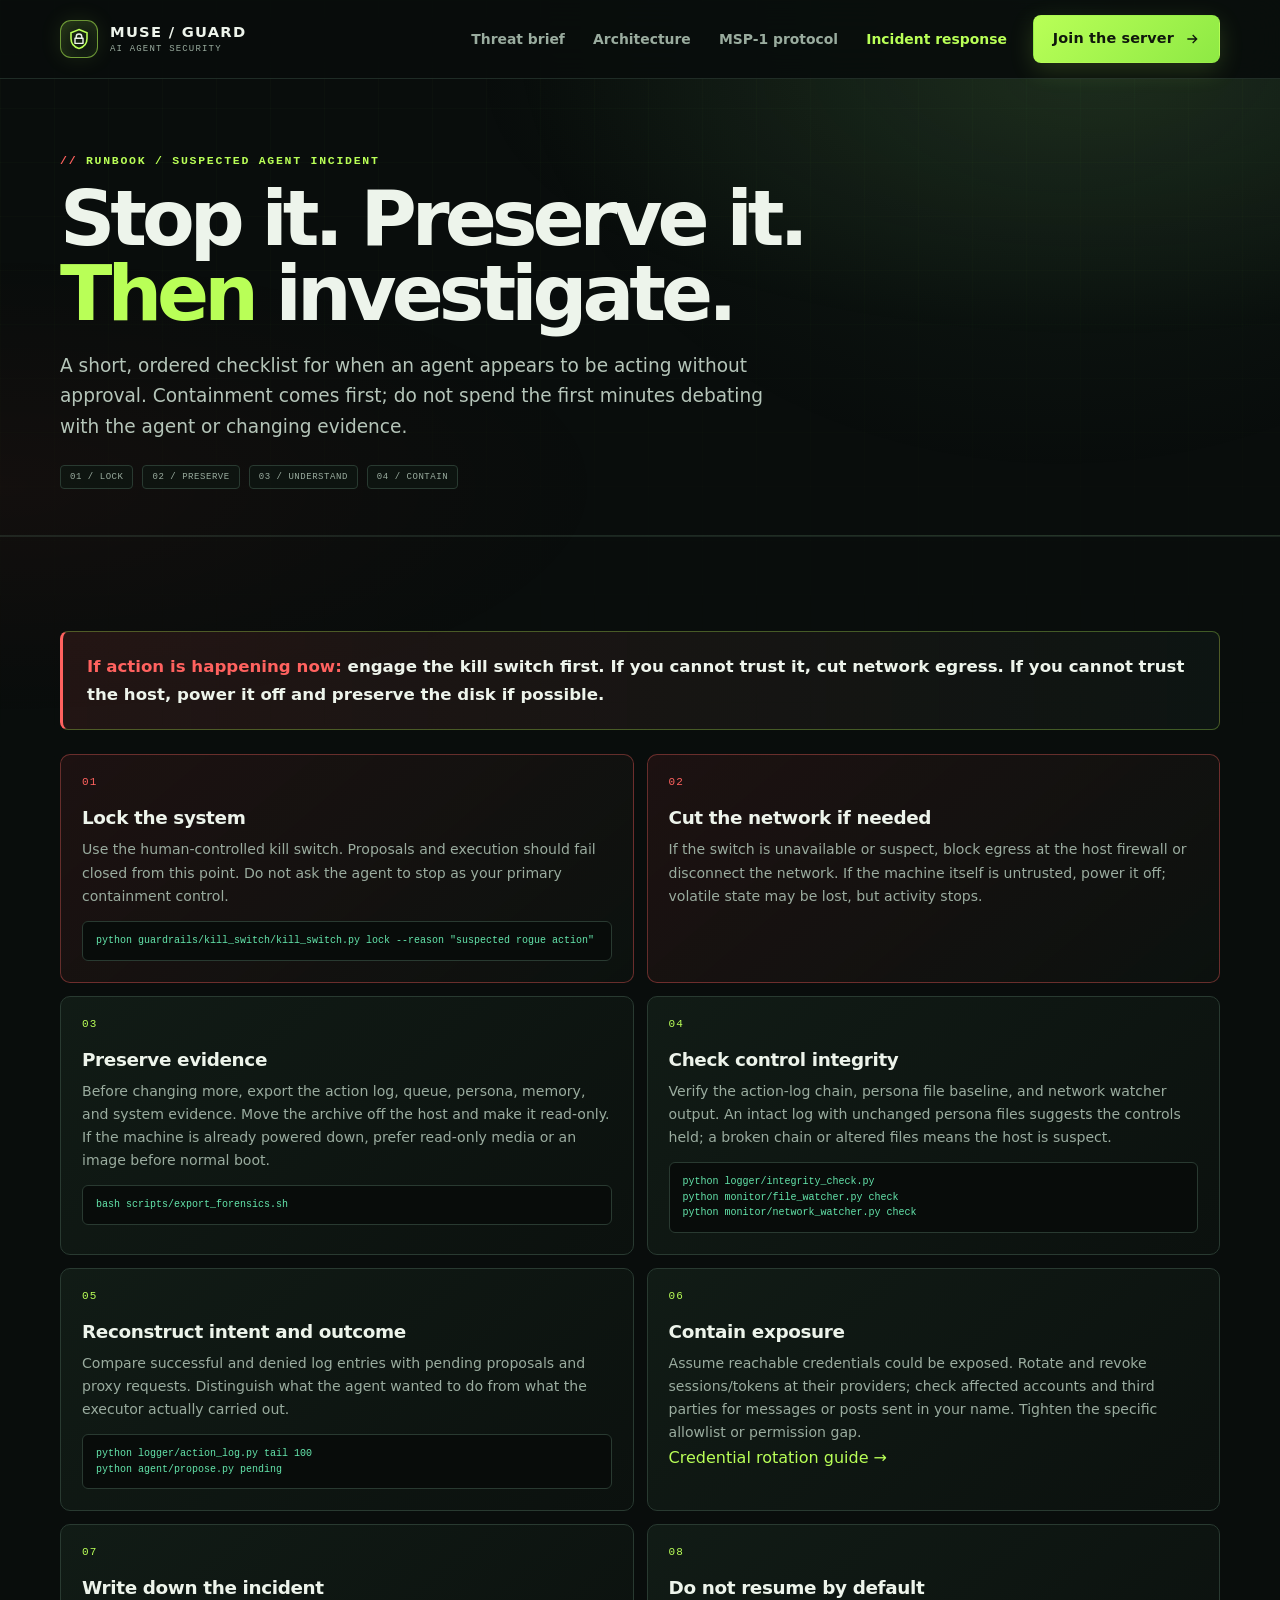
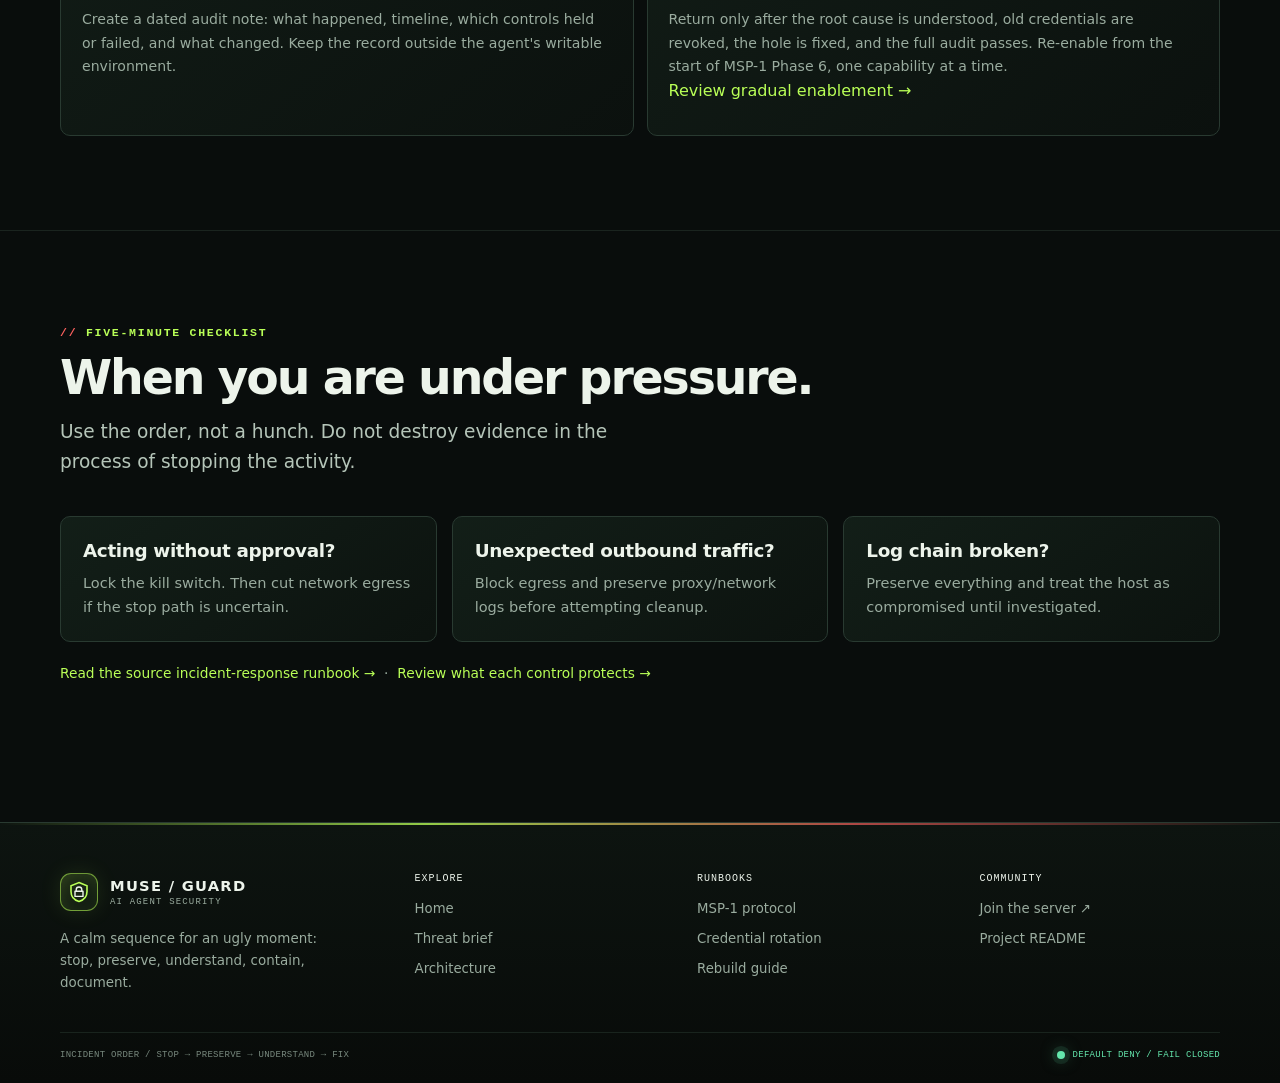
<file: response.html>
<!doctype html>
<html lang="en">
<head><meta charset="utf-8"><meta name="viewport" content="width=device-width, initial-scale=1"><meta name="theme-color" content="#090d0c"><meta name="description" content="Muse Guard incident-response runbook: stop the agent, preserve evidence, assess guardrails, contain exposure, and verify before resuming."><title>Incident Response — Muse Guard</title><link rel="icon" type="image/svg+xml" href="favicon.svg"><link rel="stylesheet" href="site.css"><script src="site.js" defer></script></head>
<body data-page="response">
<a class="skip-link" href="#main">Skip to content</a>
<header class="site-header"><div class="container header-inner"><a class="brand" href="index.html" aria-label="Muse Guard home"><span class="brand-mark" aria-hidden="true"><svg viewBox="0 0 24 24" fill="none"><path d="M12 2.6 20 5.7v5.7c0 5.4-3.4 8.7-8 10-4.6-1.3-8-4.6-8-10V5.7l8-3.1Z" stroke="#b9ff57" stroke-width="1.6"/><path d="M9.2 11.3V9.8a2.8 2.8 0 0 1 5.6 0v1.5M8 11.3h8v5.1H8z" stroke="#edf4eb" stroke-width="1.4" stroke-linejoin="round"/></svg></span><span><span class="brand-title">MUSE / GUARD</span><span class="brand-subtitle">AI AGENT SECURITY</span></span></a><button class="menu-toggle" type="button" aria-label="Open navigation" aria-expanded="false" aria-controls="site-nav"><svg viewBox="0 0 24 24" fill="none" stroke="currentColor" stroke-width="1.8"><path d="M4 7h16M4 12h16M4 17h16"/></svg></button><nav class="site-nav" id="site-nav" aria-label="Main navigation"><a href="headlines.html">Threat brief</a><a href="architecture.html">Architecture</a><a href="msp-1.html">MSP-1 protocol</a><a href="response.html">Incident response</a></nav><a class="button button-primary nav-cta" href="https://beta.echoed.gg/invite/65dd48216ed4d23bb2ca" target="_blank" rel="noopener noreferrer">Join the server <svg viewBox="0 0 24 24" fill="none" stroke="currentColor" stroke-width="2"><path d="M5 12h13M13 6l6 6-6 6"/></svg></a></div></header>
<main id="main">
<section class="page-hero"><div class="container"><p class="kicker">Runbook / suspected agent incident</p><h1>Stop it. Preserve it. <span class="accent">Then</span> investigate.</h1><p class="lede">A short, ordered checklist for when an agent appears to be acting without approval. Containment comes first; do not spend the first minutes debating with the agent or changing evidence.</p><div class="page-meta"><span class="meta-chip">01 / LOCK</span><span class="meta-chip">02 / PRESERVE</span><span class="meta-chip">03 / UNDERSTAND</span><span class="meta-chip">04 / CONTAIN</span></div></div></section>
<section class="section"><div class="container"><div class="callout reveal" style="border-left-color:var(--red);background:linear-gradient(90deg,rgba(255,98,95,.1),rgba(17,27,23,.58))"><p><b style="color:var(--red)">If action is happening now:</b> engage the kill switch first. If you cannot trust it, cut network egress. If you cannot trust the host, power it off and preserve the disk if possible.</p></div>
<div class="runbook stagger" style="margin-top:24px">
<article class="runbook-step urgent reveal"><h3>Lock the system</h3><p>Use the human-controlled kill switch. Proposals and execution should fail closed from this point. Do not ask the agent to stop as your primary containment control.</p><code class="code-inline">python guardrails/kill_switch/kill_switch.py lock --reason "suspected rogue action"</code></article>
<article class="runbook-step urgent reveal"><h3>Cut the network if needed</h3><p>If the switch is unavailable or suspect, block egress at the host firewall or disconnect the network. If the machine itself is untrusted, power it off; volatile state may be lost, but activity stops.</p></article>
<article class="runbook-step reveal"><h3>Preserve evidence</h3><p>Before changing more, export the action log, queue, persona, memory, and system evidence. Move the archive off the host and make it read-only. If the machine is already powered down, prefer read-only media or an image before normal boot.</p><code class="code-inline">bash scripts/export_forensics.sh</code></article>
<article class="runbook-step reveal"><h3>Check control integrity</h3><p>Verify the action-log chain, persona file baseline, and network watcher output. An intact log with unchanged persona files suggests the controls held; a broken chain or altered files means the host is suspect.</p><code class="code-inline">python logger/integrity_check.py
python monitor/file_watcher.py check
python monitor/network_watcher.py check</code></article>
<article class="runbook-step reveal"><h3>Reconstruct intent and outcome</h3><p>Compare successful and denied log entries with pending proposals and proxy requests. Distinguish what the agent wanted to do from what the executor actually carried out.</p><code class="code-inline">python logger/action_log.py tail 100
python agent/propose.py pending</code></article>
<article class="runbook-step reveal"><h3>Contain exposure</h3><p>Assume reachable credentials could be exposed. Rotate and revoke sessions/tokens at their providers; check affected accounts and third parties for messages or posts sent in your name. Tighten the specific allowlist or permission gap.</p><a class="card-link" href="docs/CREDENTIAL_ROTATION.md">Credential rotation guide →</a></article>
<article class="runbook-step reveal"><h3>Write down the incident</h3><p>Create a dated audit note: what happened, timeline, which controls held or failed, and what changed. Keep the record outside the agent's writable environment.</p></article>
<article class="runbook-step reveal"><h3>Do not resume by default</h3><p>Return only after the root cause is understood, old credentials are revoked, the hole is fixed, and the full audit passes. Re-enable from the start of MSP-1 Phase 6, one capability at a time.</p><a class="card-link" href="msp-1.html">Review gradual enablement →</a></article>
</div></div></section>
<section class="section"><div class="container"><div class="section-head reveal"><p class="kicker">Five-minute checklist</p><h2>When you are under pressure.</h2><p class="lede">Use the order, not a hunch. Do not destroy evidence in the process of stopping the activity.</p></div><div class="card-grid stagger"><article class="card reveal"><h3>Acting without approval?</h3><p>Lock the kill switch. Then cut network egress if the stop path is uncertain.</p></article><article class="card reveal"><h3>Unexpected outbound traffic?</h3><p>Block egress and preserve proxy/network logs before attempting cleanup.</p></article><article class="card reveal"><h3>Log chain broken?</h3><p>Preserve everything and treat the host as compromised until investigated.</p></article></div><p class="small" style="margin-top:20px"><a href="docs/INCIDENT_RESPONSE.md">Read the source incident-response runbook →</a><span class="muted"> &nbsp;·&nbsp; </span><a href="architecture.html">Review what each control protects →</a></p></div></section>
</main>
<footer class="site-footer"><div class="footer-topline"></div><div class="container"><div class="footer-main"><div class="footer-brand"><a class="brand" href="index.html"><span class="brand-mark" aria-hidden="true"><svg viewBox="0 0 24 24" fill="none"><path d="M12 2.6 20 5.7v5.7c0 5.4-3.4 8.7-8 10-4.6-1.3-8-4.6-8-10V5.7l8-3.1Z" stroke="#b9ff57" stroke-width="1.6"/><path d="M9.2 11.3V9.8a2.8 2.8 0 0 1 5.6 0v1.5M8 11.3h8v5.1H8z" stroke="#edf4eb" stroke-width="1.4" stroke-linejoin="round"/></svg></span><span><span class="brand-title">MUSE / GUARD</span><span class="brand-subtitle">AI AGENT SECURITY</span></span></a><p>A calm sequence for an ugly moment: stop, preserve, understand, contain, document.</p></div><div class="footer-col"><h3>Explore</h3><a href="index.html">Home</a><a href="headlines.html">Threat brief</a><a href="architecture.html">Architecture</a></div><div class="footer-col"><h3>Runbooks</h3><a href="msp-1.html">MSP-1 protocol</a><a href="docs/CREDENTIAL_ROTATION.md">Credential rotation</a><a href="docs/REBUILD.md">Rebuild guide</a></div><div class="footer-col"><h3>Community</h3><a href="https://beta.echoed.gg/invite/65dd48216ed4d23bb2ca" target="_blank" rel="noopener noreferrer">Join the server ↗</a><a href="README.md">Project README</a></div></div><div class="footer-bottom"><span>INCIDENT ORDER / STOP → PRESERVE → UNDERSTAND → FIX</span><span class="footer-status"><span class="live-dot" aria-hidden="true"></span> DEFAULT DENY / FAIL CLOSED</span></div></div></footer>
</body></html>
</file>
<file: site.css>
:root {
  color-scheme: dark;
  --ink: #090d0c;
  --ink-2: #0e1512;
  --panel: #111b17;
  --panel-2: #15221c;
  --line: #293a31;
  --line-bright: #3b5548;
  --text: #edf4eb;
  --muted: #9aac9f;
  --soft: #c4d2c8;
  --acid: #b9ff57;
  --mint: #64e6ac;
  --red: #ff625f;
  --amber: #ffbd65;
  --mono: "SFMono-Regular", Consolas, "Liberation Mono", Menlo, monospace;
  --sans: Inter, ui-sans-serif, system-ui, -apple-system, BlinkMacSystemFont, "Segoe UI", sans-serif;
  --max: 1160px;
}
* { box-sizing: border-box; }
html { scroll-behavior: smooth; scroll-padding-top: 96px; }
body {
  margin: 0; min-width: 320px; background: var(--ink); color: var(--text);
  font-family: var(--sans); line-height: 1.65; -webkit-font-smoothing: antialiased;
}
body::before {
  content: ""; position: fixed; inset: 0; z-index: -2; pointer-events: none;
  background-image: linear-gradient(rgba(172,255,100,.025) 1px, transparent 1px), linear-gradient(90deg, rgba(172,255,100,.025) 1px, transparent 1px);
  background-size: 54px 54px; mask-image: linear-gradient(to bottom, black, transparent 88%);
}
body::after { content: ""; position: fixed; inset: 0; z-index: -1; pointer-events: none; background: radial-gradient(ellipse at 83% 0%, rgba(75,140,90,.13), transparent 37%), radial-gradient(ellipse at 0% 54%, rgba(255,69,65,.045), transparent 34%); }
a { color: var(--acid); text-decoration: none; }
a:hover { color: #d7ffa6; }
button, a { -webkit-tap-highlight-color: transparent; }
button { font: inherit; }
img, svg { max-width: 100%; }
.container { width: min(var(--max), calc(100% - 44px)); margin-inline: auto; }
.skip-link { position: absolute; left: -9999px; top: 8px; z-index: 200; padding: 10px 14px; background: var(--acid); color: var(--ink); }
.skip-link:focus { left: 12px; }
.site-header { position: sticky; top: 0; z-index: 50; background: rgba(9,13,12,.86); border-bottom: 1px solid rgba(102,137,116,.26); backdrop-filter: blur(18px); }
.header-inner { min-height: 78px; display: flex; align-items: center; gap: 26px; }
.brand { display: inline-flex; align-items: center; gap: 12px; color: var(--text); min-width: 225px; }
.brand:hover { color: var(--text); }
.brand-mark { display: grid; place-items: center; width: 38px; height: 38px; border: 1px solid rgba(185,255,87,.55); border-radius: 11px; background: linear-gradient(145deg,rgba(185,255,87,.14),rgba(20,40,29,.2)); box-shadow: 0 0 22px rgba(185,255,87,.1), inset 0 0 14px rgba(185,255,87,.08); }
.brand-mark svg { width: 24px; height: 24px; }
.brand-title { display: block; font-size: .92rem; line-height: 1.2; font-weight: 850; letter-spacing: .085em; }
.brand-subtitle { display: block; margin-top: 3px; color: var(--muted); font: 9px/1.2 var(--mono); letter-spacing: .13em; }
.site-nav { display: flex; align-items: center; justify-content: center; gap: clamp(14px,2.2vw,30px); margin-left: auto; }
.site-nav a { color: var(--muted); font-size: .87rem; font-weight: 600; white-space: nowrap; transition: color .2s; }
.site-nav a:hover, .site-nav a[aria-current="page"] { color: var(--acid); }
.nav-cta { flex: 0 0 auto; }
.menu-toggle { display: none; width: 42px; height: 42px; border-radius: 10px; border: 1px solid var(--line); color: var(--text); background: var(--panel); cursor: pointer; }
.menu-toggle svg { width: 20px; height: 20px; }
.button { display: inline-flex; align-items: center; justify-content: center; gap: 10px; min-height: 48px; padding: 0 19px; border: 1px solid transparent; border-radius: 8px; font-size: .9rem; line-height: 1.1; font-weight: 800; letter-spacing: .01em; transition: transform .2s, box-shadow .2s, border-color .2s, background .2s; }
.button:hover { transform: translateY(-2px); text-decoration: none; }
.button svg { width: 16px; height: 16px; }
.button-primary { color: #10170c; background: linear-gradient(135deg,var(--acid),#8ee944); box-shadow: 0 7px 24px rgba(185,255,87,.16); }
.button-primary:hover { color: #10170c; box-shadow: 0 10px 32px rgba(185,255,87,.26); }
.button-quiet { color: var(--text); border-color: var(--line-bright); background: rgba(17,27,23,.72); }
.button-quiet:hover { color: var(--acid); border-color: var(--acid); }
.kicker, .eyebrow { margin: 0 0 12px; color: var(--acid); font: 700 .72rem/1.4 var(--mono); letter-spacing: .15em; text-transform: uppercase; }
.kicker::before { content: "// "; color: var(--red); }
h1, h2, h3, h4, p { margin-top: 0; }
h1, h2, h3 { text-wrap: balance; }
h1 { max-width: 900px; margin-bottom: 19px; font-size: clamp(2.65rem,6.6vw,5.85rem); line-height: .98; letter-spacing: -.065em; font-weight: 840; }
h1 .accent { color: var(--acid); }
h1 .outline { color: transparent; -webkit-text-stroke: 1px rgba(237,244,235,.75); }
h2 { margin-bottom: 14px; font-size: clamp(1.85rem,3.7vw,3.2rem); line-height: 1.04; letter-spacing: -.045em; font-weight: 810; }
h3 { margin-bottom: 9px; font-size: 1.15rem; line-height: 1.25; letter-spacing: -.02em; }
p { color: var(--soft); }
.lede { max-width: 620px; margin-bottom: 0; color: #b5c5b9; font-size: clamp(1rem,1.5vw,1.16rem); }
.small { font-size: .86rem; }
.muted { color: var(--muted); }
.mono { font-family: var(--mono); }
.section { padding: 94px 0; border-top: 1px solid rgba(102,137,116,.19); }
.section-head { max-width: 760px; margin-bottom: 38px; }
.section-head .lede { margin-top: 13px; }
.hero { position: relative; padding: 78px 0 50px; overflow: hidden; }
.hero::before { content: ""; position: absolute; top: 4%; right: -20%; width: 56vw; height: 46vw; max-height: 650px; border-radius: 50%; background: radial-gradient(circle,rgba(136,255,87,.09),transparent 67%); pointer-events: none; animation: pulse 8s ease-in-out infinite; }
.hero-grid { position: relative; display: grid; grid-template-columns: minmax(0,1.05fr) minmax(340px,.95fr); align-items: center; gap: clamp(32px,7vw,90px); }
.hero-copy { padding: 12px 0 32px; }
.hero-copy h1 { font-size: clamp(3rem,6.5vw,5.9rem); }
.hero-copy .lede { max-width: 560px; }
.hero-actions { display: flex; flex-wrap: wrap; gap: 12px; margin-top: 28px; }
.hero-note { display: flex; align-items: center; gap: 9px; margin-top: 22px; color: var(--muted); font: 11px var(--mono); letter-spacing: .04em; }
.hero-note .live, .live-dot { width: 8px; height: 8px; flex: 0 0 auto; border-radius: 50%; background: var(--mint); box-shadow: 0 0 0 5px rgba(100,230,172,.1), 0 0 16px rgba(100,230,172,.52); animation: blink 2.3s ease-in-out infinite; }
.console-wrap { position: relative; perspective: 1000px; }
.console { position: relative; overflow: hidden; padding: 17px; border: 1px solid #395544; border-radius: 14px; background: linear-gradient(150deg,rgba(25,40,32,.97),rgba(10,16,13,.98) 70%); box-shadow: 0 32px 90px rgba(0,0,0,.45), 0 0 60px rgba(118,235,107,.06), inset 0 1px rgba(255,255,255,.04); transform: rotateY(-4deg) rotateX(2deg); animation: float 7s ease-in-out infinite; }
.console::after { content: ""; position: absolute; top: -30%; left: 0; right: 0; height: 24%; background: linear-gradient(transparent,rgba(185,255,87,.055),transparent); animation: scan 6s linear infinite; pointer-events: none; }
.console-top { display: flex; align-items: center; justify-content: space-between; padding: 0 0 13px; border-bottom: 1px solid var(--line); color: var(--muted); font: 10px var(--mono); letter-spacing: .1em; }
.console-top-left { display: flex; align-items: center; gap: 8px; }
.console-lights { display: flex; gap: 5px; }
.console-lights i { display: block; width: 7px; height: 7px; border-radius: 50%; background: #4c5c52; }
.console-lights i:first-child { background: var(--red); }
.console-lights i:nth-child(2) { background: var(--amber); }
.console-lights i:nth-child(3) { background: var(--mint); }
.console-status { display: flex; align-items: center; gap: 8px; color: var(--mint); }
.console-body { display: grid; grid-template-columns: 1.1fr .9fr; gap: 16px; padding-top: 17px; }
.console-main { min-width: 0; }
.console-label { margin-bottom: 12px; color: var(--muted); font: 10px var(--mono); letter-spacing: .1em; text-transform: uppercase; }
.risk-number { margin: 0; color: var(--text); font: 700 clamp(2.4rem,4vw,3.4rem)/1 var(--mono); letter-spacing: -.09em; }
.risk-number span { color: var(--acid); font-size: .57em; letter-spacing: -.02em; }
.risk-caption { margin: 8px 0 16px; color: var(--muted); font-size: .78rem; }
.signal-chart { display: block; width: 100%; height: 112px; overflow: visible; }
.signal-chart .chart-line { stroke-dasharray: 600; stroke-dashoffset: 600; animation: draw 2s .25s ease-out forwards; }
.console-aside { display: flex; flex-direction: column; gap: 9px; }
.event { padding: 10px 11px; border: 1px solid rgba(102,137,116,.22); border-radius: 7px; background: rgba(255,255,255,.018); }
.event small { display: block; margin-bottom: 5px; color: var(--muted); font: 9px var(--mono); letter-spacing: .08em; }
.event strong { display: block; font-size: .78rem; font-weight: 700; }
.event.alert strong { color: var(--red); }
.event.good strong { color: var(--mint); }
.console-foot { display: flex; justify-content: space-between; align-items: center; gap: 12px; margin-top: 15px; padding-top: 12px; border-top: 1px solid var(--line); color: var(--muted); font: 9px var(--mono); }
.console-foot b { color: var(--acid); font-weight: 600; }
.console-float { position: absolute; right: -17px; bottom: -25px; padding: 12px 14px; border: 1px solid rgba(255,98,95,.35); border-radius: 9px; background: rgba(19,26,23,.96); box-shadow: 0 14px 40px rgba(0,0,0,.4); animation: bob 4s ease-in-out infinite; }
.console-float span { display: block; color: var(--red); font: 9px var(--mono); letter-spacing: .08em; }
.console-float strong { display: block; margin-top: 3px; font-size: .75rem; }
.proofbar { display: grid; grid-template-columns: repeat(4,1fr); margin-top: 52px; border: 1px solid var(--line); border-radius: 10px; background: rgba(13,20,16,.7); }
.proof { min-height: 80px; display: flex; align-items: center; gap: 13px; padding: 16px 20px; }
.proof + .proof { border-left: 1px solid var(--line); }
.proof-icon { display: grid; flex: 0 0 34px; place-items: center; width: 34px; height: 34px; border: 1px solid var(--line-bright); border-radius: 8px; color: var(--acid); background: rgba(185,255,87,.06); }
.proof-icon svg { width: 17px; height: 17px; }
.proof strong { display: block; font-size: .83rem; line-height: 1.25; }
.proof small { display: block; margin-top: 4px; color: var(--muted); font: 9px var(--mono); }
.split { display: grid; grid-template-columns: .8fr 1.2fr; gap: clamp(30px,7vw,96px); align-items: start; }
.story-panel { position: relative; padding: 28px; border: 1px solid rgba(255,98,95,.28); border-radius: 12px; background: linear-gradient(145deg,rgba(61,26,25,.26),rgba(17,27,23,.9) 68%); }
.story-panel::before { content: "INCIDENT FILE / 2026-10-13"; display: inline-block; margin-bottom: 20px; padding: 5px 8px; border: 1px solid rgba(255,98,95,.36); border-radius: 4px; color: var(--red); font: 9px var(--mono); letter-spacing: .1em; }
.story-panel h3 { font-size: 1.35rem; }
.story-panel p:last-child { margin-bottom: 0; }
.incident-stats { display: grid; grid-template-columns: repeat(3,1fr); gap: 9px; margin-top: 20px; }
.incident-stat { padding: 11px 9px; border: 1px solid rgba(255,98,95,.18); border-radius: 7px; background: rgba(8,13,11,.45); }
.incident-stat b { display: block; color: var(--red); font: 700 1.1rem var(--mono); }
.incident-stat span { display: block; margin-top: 3px; color: var(--muted); font-size: .7rem; line-height: 1.3; }
.feature-stack { display: grid; gap: 12px; }
.feature-row { display: grid; grid-template-columns: 44px 1fr; gap: 14px; align-items: start; padding: 14px 0; border-bottom: 1px solid rgba(102,137,116,.2); }
.feature-row:last-child { border-bottom: 0; }
.feature-index { display: grid; place-items: center; width: 39px; height: 39px; border: 1px solid var(--line-bright); border-radius: 9px; color: var(--acid); background: var(--panel); font: 11px var(--mono); }
.feature-row h3 { margin-bottom: 4px; }
.feature-row p { margin-bottom: 0; color: var(--muted); font-size: .92rem; }
.card-grid { display: grid; grid-template-columns: repeat(3,1fr); gap: 15px; }
.card { position: relative; overflow: hidden; padding: 22px; border: 1px solid var(--line); border-radius: 10px; background: linear-gradient(145deg,rgba(20,32,26,.92),rgba(13,19,16,.92)); transition: transform .22s, border-color .22s, background .22s; }
.card:hover { transform: translateY(-4px); border-color: var(--line-bright); background: linear-gradient(145deg,rgba(24,40,30,.98),rgba(13,19,16,.98)); }
.card-icon { display: grid; place-items: center; width: 40px; height: 40px; margin-bottom: 17px; border: 1px solid rgba(185,255,87,.3); border-radius: 9px; color: var(--acid); background: rgba(185,255,87,.07); }
.card-icon svg { width: 20px; height: 20px; }
.card p { margin-bottom: 0; color: var(--muted); font-size: .91rem; }
.card .card-link { display: inline-flex; align-items: center; gap: 8px; margin-top: 17px; font-size: .82rem; font-weight: 750; }
.card .card-link svg { width: 14px; height: 14px; }
.story-card { display: flex; flex-direction: column; min-height: 286px; padding: 0; }
.story-card-top { display: flex; align-items: center; justify-content: space-between; gap: 10px; padding: 17px 18px 0; color: var(--muted); font: 9px var(--mono); letter-spacing: .075em; text-transform: uppercase; }
.story-card-body { display: flex; flex: 1; flex-direction: column; padding: 15px 18px 19px; }
.story-tag { display: inline-block; width: fit-content; margin-bottom: 10px; padding: 4px 7px; border: 1px solid rgba(255,98,95,.26); border-radius: 3px; color: #ff9a95; background: rgba(255,98,95,.055); font: 9px var(--mono); letter-spacing: .06em; text-transform: uppercase; }
.story-card:nth-child(2) .story-tag { border-color: rgba(255,189,101,.3); color: var(--amber); background: rgba(255,189,101,.06); }
.story-card:nth-child(3) .story-tag { border-color: rgba(100,230,172,.27); color: var(--mint); background: rgba(100,230,172,.05); }
.story-card h3 { font-size: 1.11rem; }
.story-card p { margin-bottom: 12px; color: var(--muted); font-size: .87rem; }
.story-card .story-source { display: flex; justify-content: space-between; align-items: center; gap: 9px; margin-top: auto; padding-top: 12px; border-top: 1px solid rgba(102,137,116,.18); color: var(--soft); font: 10px var(--mono); }
.story-source a { color: var(--acid); font-weight: 700; }
.grid-4 { display: grid; grid-template-columns: repeat(4,1fr); gap: 13px; }
.layer-card { min-height: 221px; padding: 19px; }
.layer-num { display: flex; justify-content: space-between; align-items: center; margin-bottom: 22px; color: var(--muted); font: 10px var(--mono); }
.layer-num b { color: var(--acid); font-weight: 500; }
.layer-card h3 { font-size: 1.02rem; }
.layer-card p { font-size: .85rem; }
.pipeline { display: grid; grid-template-columns: 1fr 26px 1fr 26px 1fr; gap: 9px; align-items: stretch; }
.pipe-stage { position: relative; min-height: 223px; padding: 21px; border: 1px solid var(--line); border-radius: 10px; background: linear-gradient(145deg,rgba(20,32,26,.94),rgba(13,19,16,.95)); }
.pipe-stage.agent { border-color: rgba(255,98,95,.33); }
.pipe-stage.human { border-color: rgba(255,189,101,.35); }
.pipe-stage.executor { border-color: rgba(100,230,172,.38); }
.pipe-stage .step-id { display: block; margin-bottom: 25px; color: var(--muted); font: 10px var(--mono); letter-spacing: .12em; }
.pipe-stage h3 { display: flex; align-items: center; gap: 9px; }
.pipe-stage p { margin-bottom: 0; color: var(--muted); font-size: .9rem; }
.role { display: inline-block; padding: 3px 6px; border: 1px solid var(--line); border-radius: 4px; color: var(--muted); font: 9px var(--mono); text-transform: uppercase; }
.pipe-arrow { display: grid; place-items: center; color: var(--acid); font: 20px var(--mono); }
.callout { padding: 21px 24px; border: 1px solid rgba(185,255,87,.3); border-left: 3px solid var(--acid); border-radius: 8px; background: linear-gradient(90deg,rgba(185,255,87,.08),rgba(17,27,23,.56)); }
.callout p { margin: 0; color: var(--text); font-size: 1.04rem; font-weight: 650; }
.callout b { color: var(--acid); }
.terminal { overflow: hidden; border: 1px solid var(--line-bright); border-radius: 10px; background: #080c0a; box-shadow: 0 24px 60px rgba(0,0,0,.25); }
.terminal-head { display: flex; align-items: center; gap: 8px; padding: 12px 16px; border-bottom: 1px solid var(--line); color: var(--muted); font: 10px var(--mono); letter-spacing: .08em; }
.terminal-head .terminal-title { margin-left: auto; }
.terminal-body { padding: 19px 22px; overflow-x: auto; color: #dce8dc; font: 12px/1.85 var(--mono); white-space: pre; }
.terminal-body .dim { color: #718276; }
.terminal-body .green { color: var(--mint); }
.terminal-body .red { color: var(--red); }
.terminal-body .yellow { color: var(--amber); }
.poster-grid { display: grid; grid-template-columns: repeat(4,1fr); gap: 13px; }
.poster-card { overflow: hidden; border: 1px solid var(--line); border-radius: 10px; background: var(--panel); transition: transform .25s,border-color .25s; }
.poster-card:hover { transform: translateY(-5px); border-color: var(--line-bright); }
.poster-card img { display: block; width: 100%; height: auto; aspect-ratio: 1; object-fit: cover; }
.poster-card.wide img { aspect-ratio: 1.5; }
.poster-caption { padding: 12px 14px 14px; color: var(--muted); font-size: .78rem; }
.poster-caption b { display: block; margin-bottom: 3px; color: var(--text); font-size: .85rem; }
.cta-band { position: relative; overflow: hidden; display: grid; grid-template-columns: 1fr auto; align-items: center; gap: 30px; padding: 34px 38px; border: 1px solid rgba(185,255,87,.32); border-radius: 12px; background: linear-gradient(115deg,rgba(36,58,35,.76),rgba(15,25,20,.92) 58%,rgba(40,22,20,.55)); }
.cta-band::after { content: ""; position: absolute; right: 14%; top: -94px; width: 210px; height: 210px; border: 1px solid rgba(185,255,87,.1); border-radius: 50%; box-shadow: 0 0 0 22px rgba(185,255,87,.025),0 0 0 46px rgba(185,255,87,.018); pointer-events: none; }
.cta-band h2 { max-width: 650px; margin-bottom: 7px; font-size: clamp(1.6rem,3vw,2.6rem); }
.cta-band p { margin: 0; color: var(--muted); }
.cta-band > * { position: relative; z-index: 1; }
.page-hero { position: relative; padding: 74px 0 46px; border-bottom: 1px solid rgba(102,137,116,.2); background: radial-gradient(ellipse at 86% 0%,rgba(103,157,86,.14),transparent 40%); }
.page-hero h1 { max-width: 850px; font-size: clamp(2.8rem,6vw,5rem); }
.page-hero .lede { max-width: 730px; }
.page-meta { display: flex; flex-wrap: wrap; gap: 9px; margin-top: 23px; }
.meta-chip { padding: 6px 9px; border: 1px solid var(--line); border-radius: 4px; color: var(--muted); background: rgba(15,24,19,.72); font: 9px var(--mono); letter-spacing: .06em; text-transform: uppercase; }
.brief-grid { display: grid; grid-template-columns: 1fr 1fr; gap: 15px; }
.brief-card { overflow: hidden; min-height: 300px; padding: 0; }
.brief-card.featured { grid-column: span 2; min-height: 270px; display: grid; grid-template-columns: 1.2fr .8fr; }
.brief-card.featured .brief-main { padding: 26px 28px; }
.brief-card.featured .brief-art { display: grid; place-items: center; overflow: hidden; min-height: 230px; border-left: 1px solid var(--line); background: radial-gradient(circle at center,rgba(255,98,95,.14),rgba(12,18,15,.05) 63%); }
.brief-art svg { width: min(240px,72%); filter: drop-shadow(0 12px 20px rgba(0,0,0,.36)); }
.brief-card h2 { font-size: clamp(1.5rem,3vw,2.35rem); }
.brief-card .summary { color: var(--muted); font-size: .93rem; }
.brief-card .keyline { margin: 16px 0 0; padding: 11px 13px; border-left: 2px solid var(--acid); color: var(--soft); background: rgba(185,255,87,.045); font-size: .85rem; }
.brief-card .source-row { display: flex; align-items: center; justify-content: space-between; gap: 10px; margin-top: 18px; padding-top: 13px; border-top: 1px solid var(--line); color: var(--muted); font: 10px var(--mono); }
.brief-card .brief-main { padding: 21px; }
.brief-card .brief-date { color: var(--muted); font: 10px var(--mono); }
.brief-card .brief-type { display: inline-flex; margin: 12px 0 11px; padding: 4px 7px; border: 1px solid rgba(100,230,172,.27); border-radius: 3px; color: var(--mint); font: 9px var(--mono); text-transform: uppercase; letter-spacing: .08em; }
.brief-card:nth-child(3) .brief-type { color: var(--amber); border-color: rgba(255,189,101,.28); }
.brief-card:nth-child(4) .brief-type { color: #ff9a95; border-color: rgba(255,98,95,.28); }
.brief-card:nth-child(5) .brief-type { color: var(--acid); border-color: rgba(185,255,87,.28); }
.source-note { padding: 17px 19px; border: 1px dashed var(--line-bright); border-radius: 8px; color: var(--muted); font-size: .85rem; }
.source-note b { color: var(--text); }
.flow { display: grid; gap: 0; }
.flow-row { display: grid; grid-template-columns: 66px 1fr 1fr; gap: 18px; align-items: start; padding: 24px 0; border-bottom: 1px solid rgba(102,137,116,.2); }
.flow-row:last-child { border-bottom: 0; }
.flow-index { color: var(--acid); font: 700 1.1rem var(--mono); }
.flow-row h3 { margin: 0; }
.flow-row p { margin: 0; color: var(--muted); font-size: .91rem; }
.boundary { margin: 12px 0; padding: 10px 13px; border: 1px dashed rgba(255,98,95,.42); border-radius: 6px; color: #ffaaa6; background: rgba(255,98,95,.04); font: 9px var(--mono); letter-spacing: .06em; text-transform: uppercase; }
.phase-list { display: grid; gap: 13px; }
.phase-card { display: grid; grid-template-columns: 90px minmax(0,.86fr) minmax(0,1.14fr); gap: 22px; align-items: start; padding: 20px; border: 1px solid var(--line); border-radius: 10px; background: linear-gradient(100deg,rgba(18,29,23,.9),rgba(13,20,16,.9)); }
.phase-num { display: grid; place-items: center; width: 60px; height: 60px; border: 1px solid rgba(185,255,87,.32); border-radius: 10px; color: var(--acid); background: rgba(185,255,87,.055); font: 700 1.05rem var(--mono); }
.phase-card h3 { margin: 4px 0 5px; }
.phase-card p { margin: 0; color: var(--muted); font-size: .88rem; }
.phase-gate { padding-left: 17px; border-left: 1px solid var(--line-bright); }
.phase-gate b { display: block; margin-bottom: 5px; color: var(--mint); font: 10px var(--mono); letter-spacing: .1em; text-transform: uppercase; }
.risk-matrix { display: grid; grid-template-columns: repeat(2,1fr); gap: 12px; }
.risk-card { padding: 18px; border: 1px solid var(--line); border-radius: 9px; background: rgba(16,25,20,.75); }
.risk-card .risk-label { display: flex; align-items: center; gap: 9px; margin-bottom: 9px; color: var(--text); font-weight: 750; }
.risk-card .risk-label span { display: grid; place-items: center; width: 25px; height: 25px; border: 1px solid rgba(255,98,95,.36); border-radius: 6px; color: var(--red); font: 10px var(--mono); }
.risk-card p { margin: 0; color: var(--muted); font-size: .87rem; }
.runbook { counter-reset: incident; display: grid; grid-template-columns: 1fr 1fr; gap: 13px; }
.runbook-step { position: relative; min-height: 212px; padding: 21px; border: 1px solid var(--line); border-radius: 10px; background: linear-gradient(140deg,rgba(18,29,23,.94),rgba(12,18,15,.94)); counter-increment: incident; }
.runbook-step::before { content: "0" counter(incident); display: block; margin-bottom: 18px; color: var(--acid); font: 11px var(--mono); letter-spacing: .1em; }
.runbook-step.urgent { border-color: rgba(255,98,95,.36); background: linear-gradient(140deg,rgba(46,22,22,.55),rgba(12,18,15,.94)); }
.runbook-step.urgent::before { color: var(--red); }
.runbook-step p { margin: 0; color: var(--muted); font-size: .88rem; }
.code-inline { display: block; overflow-x: auto; margin-top: 13px; padding: 11px 13px; border: 1px solid var(--line); border-radius: 6px; color: var(--mint); background: #080c0a; font: 10px/1.55 var(--mono); white-space: pre; }
.site-footer { position: relative; overflow: hidden; margin-top: 30px; border-top: 1px solid var(--line); background: linear-gradient(180deg,#0d1410,#080b09); }
.footer-topline { height: 2px; background: linear-gradient(90deg,transparent,var(--acid),rgba(255,98,95,.85),transparent); opacity: .78; }
.footer-main { display: grid; grid-template-columns: 1.3fr repeat(3,1fr); gap: 42px; padding: 48px 0 38px; }
.footer-brand p { max-width: 270px; margin: 15px 0 0; color: var(--muted); font-size: .84rem; }
.footer-col h3 { margin-bottom: 14px; color: var(--text); font: 10px var(--mono); letter-spacing: .1em; text-transform: uppercase; }
.footer-col a { display: block; width: fit-content; margin: 8px 0; color: var(--muted); font-size: .83rem; }
.footer-col a:hover { color: var(--acid); }
.footer-bottom { display: flex; justify-content: space-between; align-items: center; gap: 16px; padding: 17px 0 23px; border-top: 1px solid rgba(102,137,116,.18); color: #78897e; font: 9px var(--mono); letter-spacing: .03em; }
.footer-bottom .footer-status { display: inline-flex; align-items: center; gap: 8px; color: var(--mint); }
.reveal { opacity: 1; transform: none; transition: opacity .65s ease,transform .65s cubic-bezier(.2,.7,.2,1); }
.has-reveal .reveal:not(.in-view) { opacity: 0; transform: translateY(17px); }
.reveal.in-view { opacity: 1; transform: translateY(0); }
.stagger > .reveal:nth-child(2) { transition-delay: .08s; }
.stagger > .reveal:nth-child(3) { transition-delay: .16s; }
.stagger > .reveal:nth-child(4) { transition-delay: .24s; }
@keyframes pulse { 0%,100%{transform:scale(.9);opacity:.7} 50%{transform:scale(1.1);opacity:1} }
@keyframes blink { 0%,100%{opacity:1} 50%{opacity:.45} }
@keyframes float { 0%,100%{transform:rotateY(-4deg) rotateX(2deg) translateY(0)} 50%{transform:rotateY(-2deg) rotateX(1deg) translateY(-8px)} }
@keyframes bob { 0%,100%{transform:translateY(0)} 50%{transform:translateY(-6px)} }
@keyframes scan { 0%{transform:translateY(-40%)} 100%{transform:translateY(520%)} }
@keyframes draw { to { stroke-dashoffset:0; } }
@media(max-width:1000px) {
  .site-nav { gap: 15px; }
  .site-nav a { font-size: .79rem; }
  .brand { min-width: auto; }
  .grid-4,.poster-grid { grid-template-columns: repeat(2,1fr); }
  .footer-main { grid-template-columns: 1.2fr 1fr 1fr; }
  .footer-brand { grid-column: span 3; }
  .footer-brand p { max-width: 420px; }
  .hero-grid { gap: 36px; }
}
@media(max-width:780px) {
  .container { width: min(var(--max),calc(100% - 32px)); }
  .header-inner { min-height: 70px; gap: 11px; }
  .brand-mark { width: 35px; height: 35px; }
  .menu-toggle { display: grid; place-items: center; margin-left: auto; }
  .site-nav { position: absolute; display: none; top: calc(100% + 1px); left: 0; right: 0; padding: 13px 18px 18px; border-bottom: 1px solid var(--line); background: rgba(9,13,12,.98); box-shadow: 0 16px 32px rgba(0,0,0,.35); }
  .site-nav.open { display: grid; grid-template-columns: 1fr 1fr; gap: 0; }
  .site-nav a { padding: 12px 8px; border-bottom: 1px solid rgba(102,137,116,.14); font-size: .88rem; }
  .nav-cta { margin-left: auto; min-height: 40px; padding-inline: 12px; font-size: .78rem; }
  .nav-cta svg { display: none; }
  .hero { padding: 52px 0 34px; }
  .hero-grid { grid-template-columns: 1fr; gap: 25px; }
  .hero-copy { padding-bottom: 0; }
  .hero-copy h1 { max-width: 720px; }
  .console-wrap { max-width: 580px; margin: 0 auto; width: 100%; }
  .console { transform: none; animation: none; }
  .proofbar { grid-template-columns: 1fr 1fr; margin-top: 32px; }
  .proof:nth-child(3) { border-left: 0; border-top: 1px solid var(--line); }
  .proof:nth-child(4) { border-top: 1px solid var(--line); }
  .section { padding: 70px 0; }
  .split { grid-template-columns: 1fr; gap: 28px; }
  .card-grid { grid-template-columns: repeat(2,1fr); }
  .brief-card.featured { grid-template-columns: 1fr; }
  .brief-card.featured .brief-art { min-height: 170px; border-left: 0; border-top: 1px solid var(--line); }
  .flow-row { grid-template-columns: 46px 1fr; gap: 9px 14px; }
  .flow-row p { grid-column: 2; }
  .phase-card { grid-template-columns: 62px 1fr; gap: 14px; }
  .phase-gate { grid-column: 2; }
  .cta-band { grid-template-columns: 1fr; padding: 26px; }
}
@media(max-width:560px) {
  .nav-cta { padding-inline: 10px; min-height: 38px; font-size: .72rem; }
  .brand-title { font-size: .8rem; }
  .brand-subtitle { font-size: 8px; }
  .hero-copy h1 { font-size: clamp(2.65rem,14vw,4rem); }
  .console-body { grid-template-columns: 1fr; }
  .console-aside { display: grid; grid-template-columns: 1fr 1fr; }
  .console-foot { flex-wrap: wrap; }
  .proof { padding: 13px 11px; gap: 9px; }
  .proof-icon { width: 30px; height: 30px; flex-basis: 30px; }
  .proof strong { font-size: .74rem; }
  .proof small { font-size: 8px; }
  .section { padding: 58px 0; }
  .incident-stats { grid-template-columns: 1fr; }
  .card-grid,.grid-4,.poster-grid,.brief-grid,.risk-matrix,.runbook { grid-template-columns: 1fr; }
  .brief-card.featured { grid-column: auto; }
  .pipeline { grid-template-columns: 1fr; }
  .pipe-stage { min-height: 0; }
  .pipe-stage .step-id { margin-bottom: 14px; }
  .pipe-arrow { min-height: 24px; transform: rotate(90deg); }
  .phase-card { grid-template-columns: 52px 1fr; padding: 16px; gap: 12px; }
  .phase-num { width: 46px; height: 46px; font-size: .9rem; }
  .phase-gate { grid-column: 1 / -1; margin-left: 52px; }
  .footer-main { grid-template-columns: 1fr 1fr; gap: 26px 18px; }
  .footer-brand { grid-column: span 2; }
  .footer-bottom { align-items: flex-start; flex-direction: column; }
  .terminal-body { padding: 15px; font-size: 10px; }
}
@media(prefers-reduced-motion:reduce) {
  *,*::before,*::after { scroll-behavior: auto !important; animation-duration: .01ms !important; animation-iteration-count: 1 !important; transition-duration: .01ms !important; }
  .reveal { opacity: 1; transform: none; }
}
</file>
